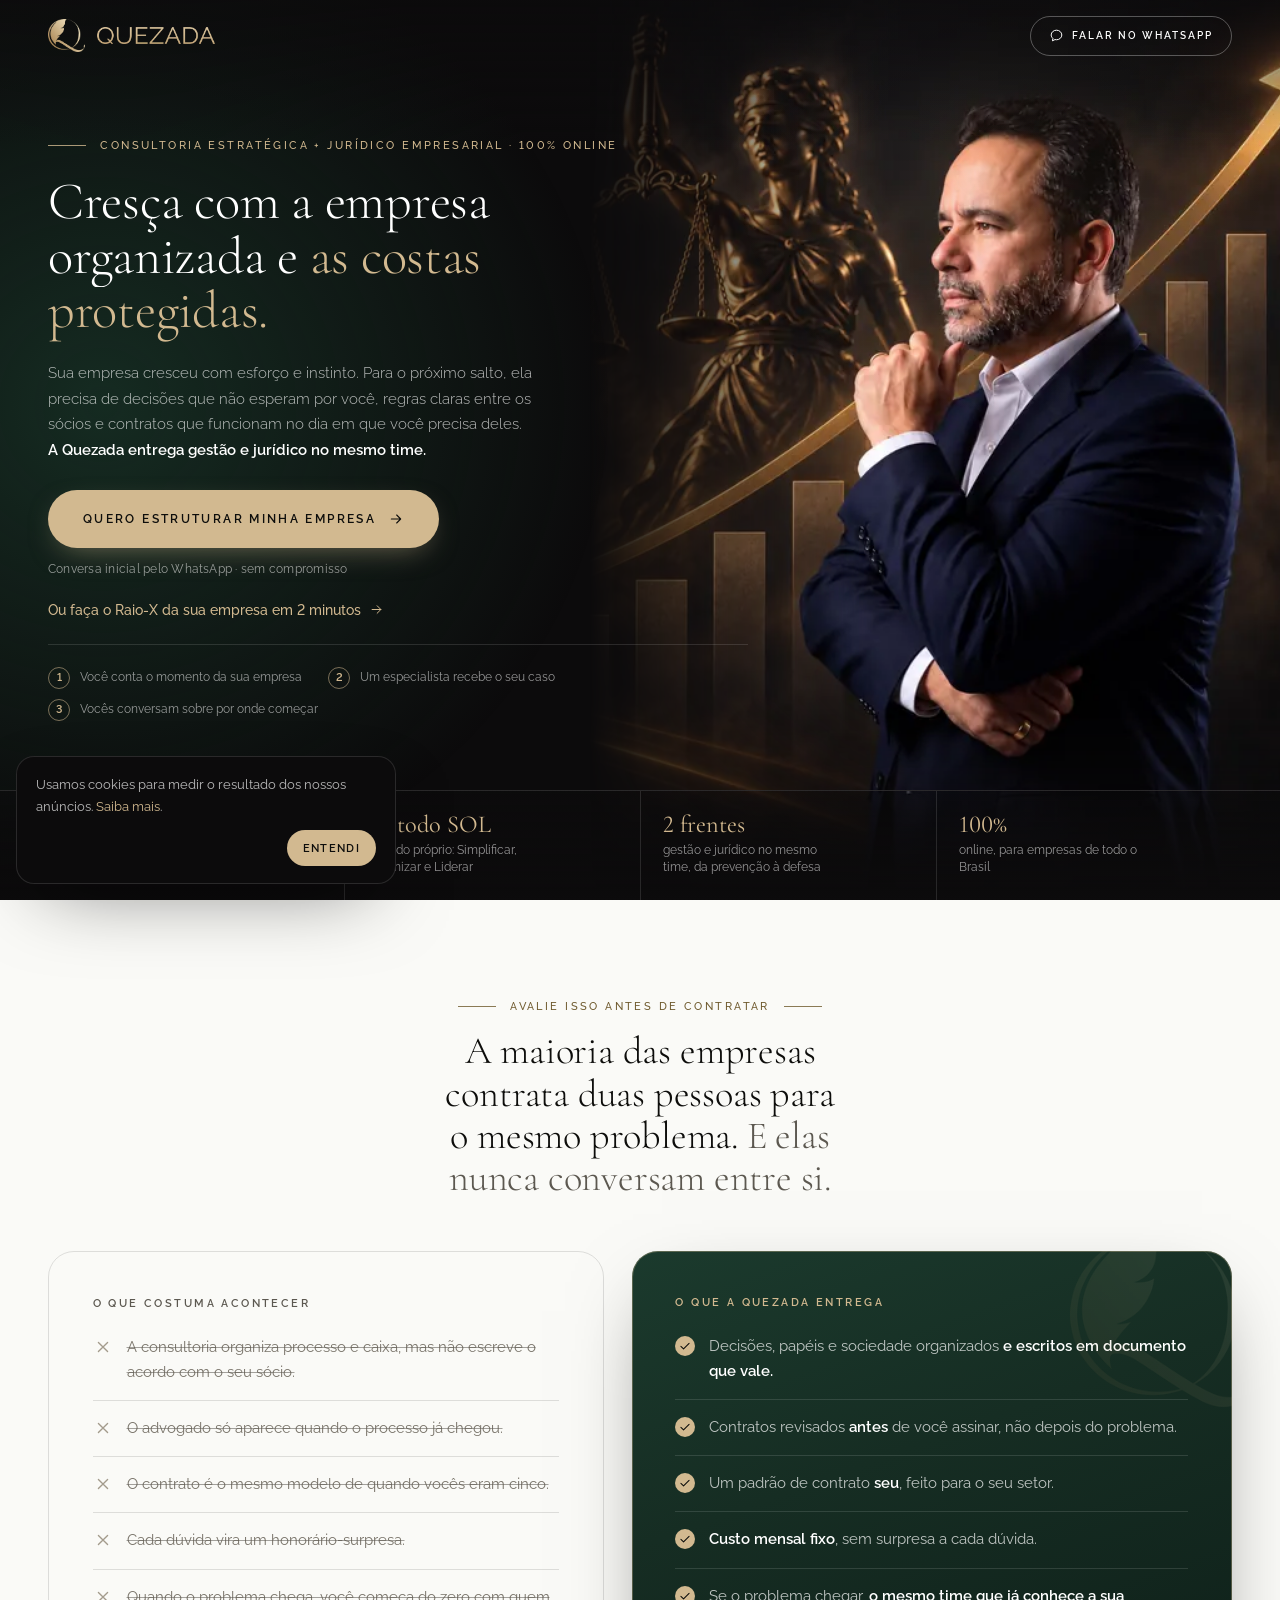
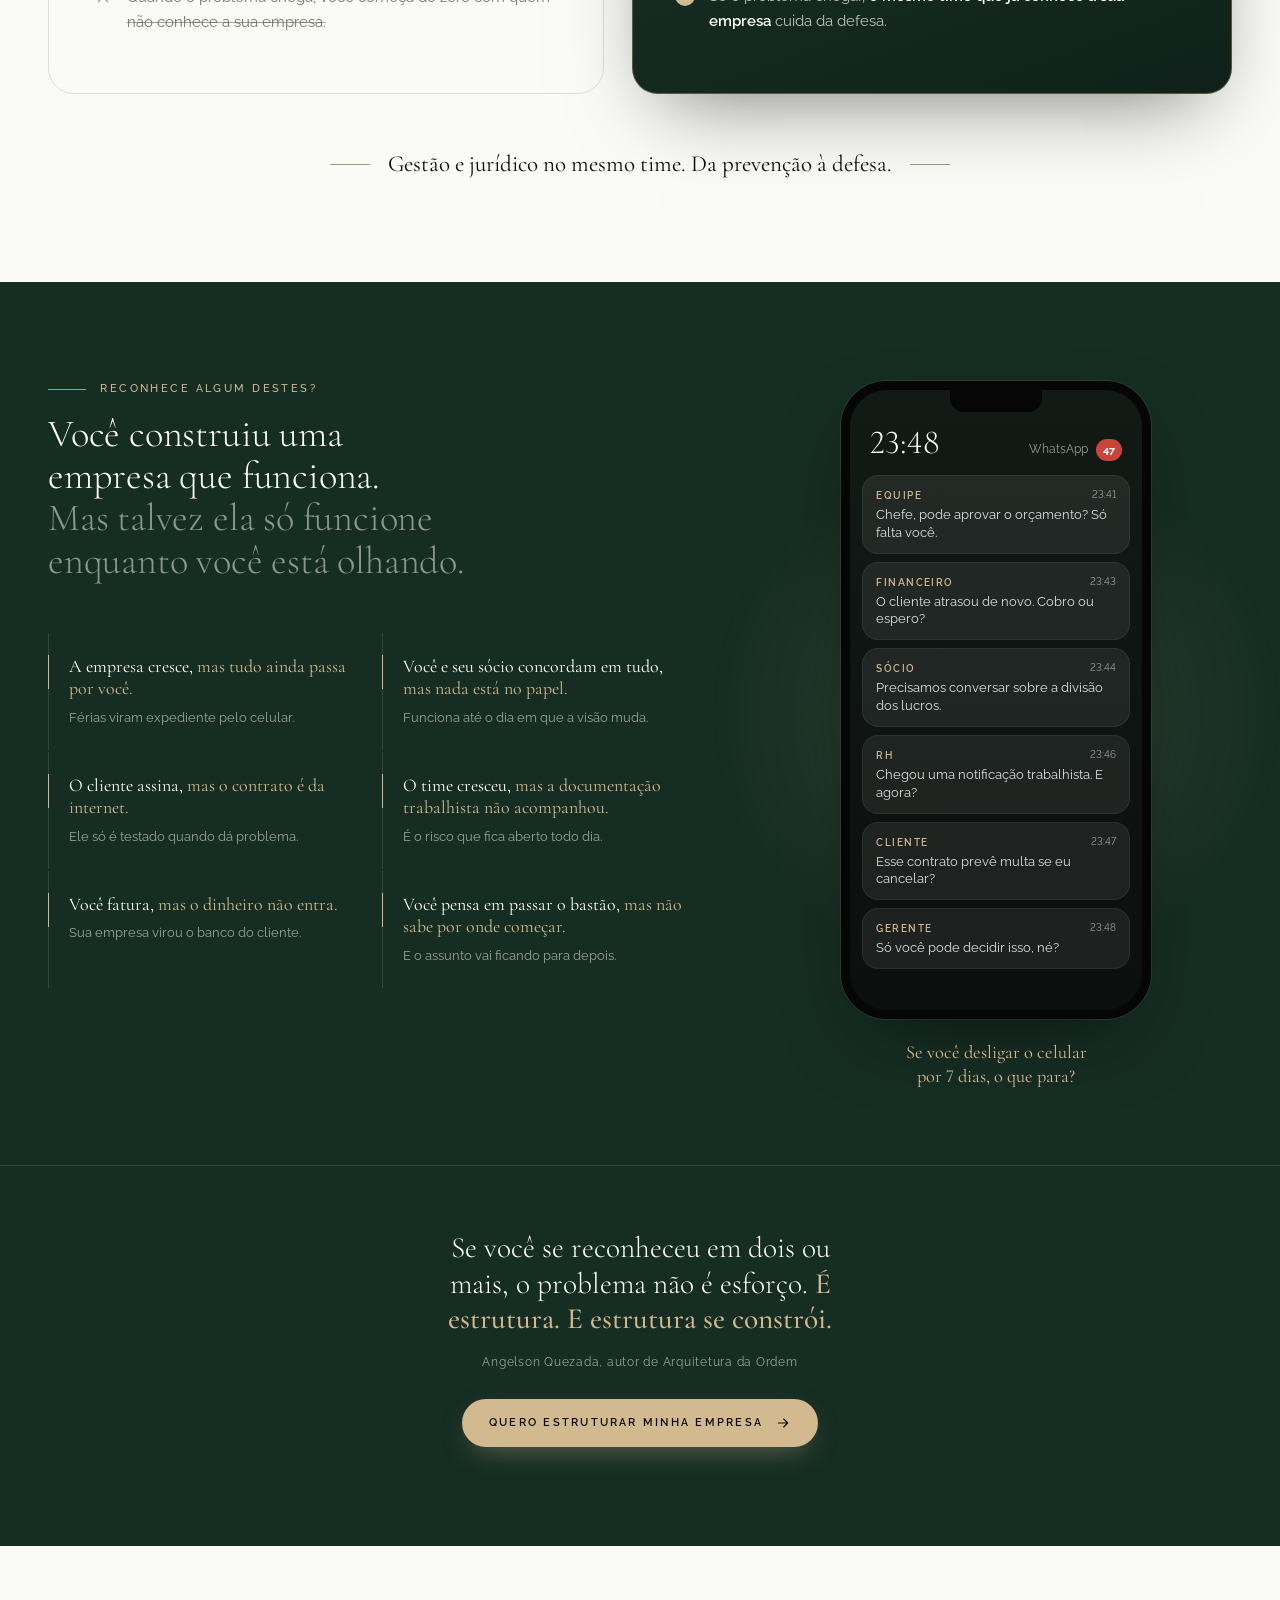
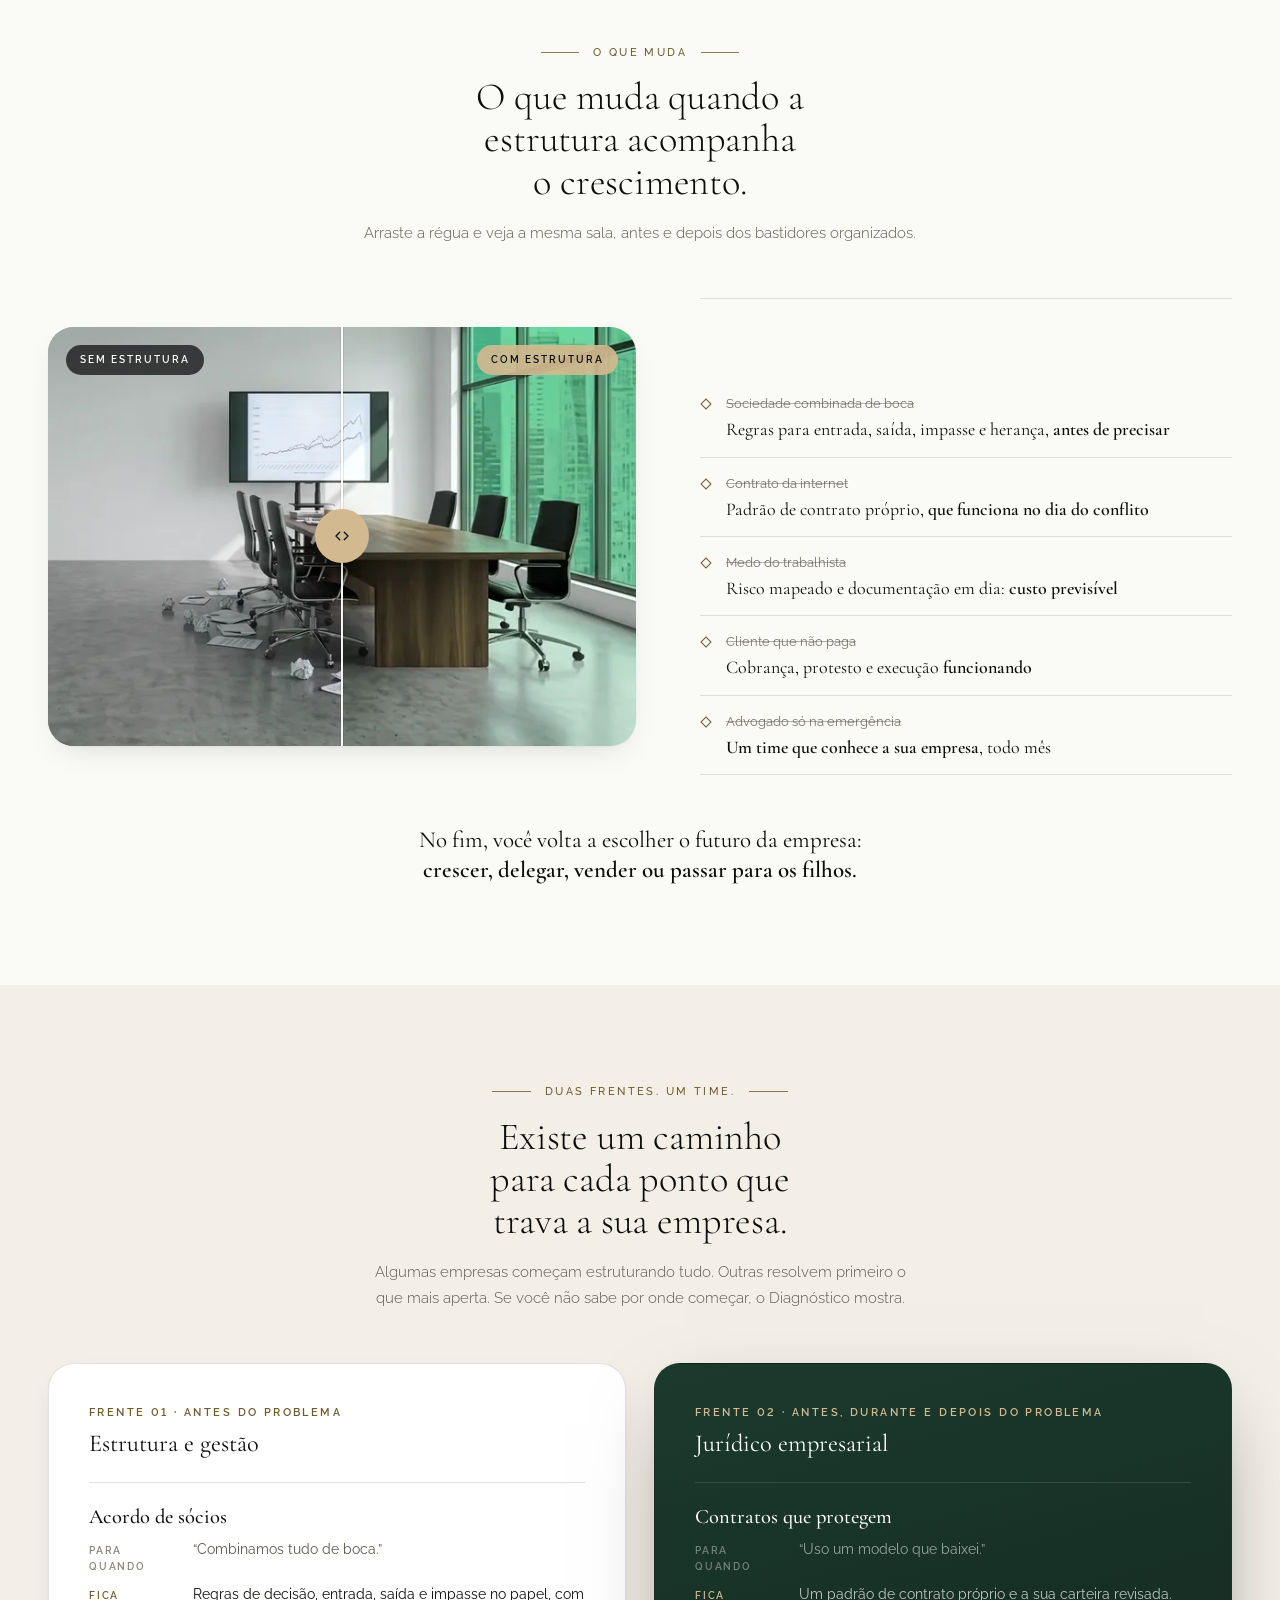
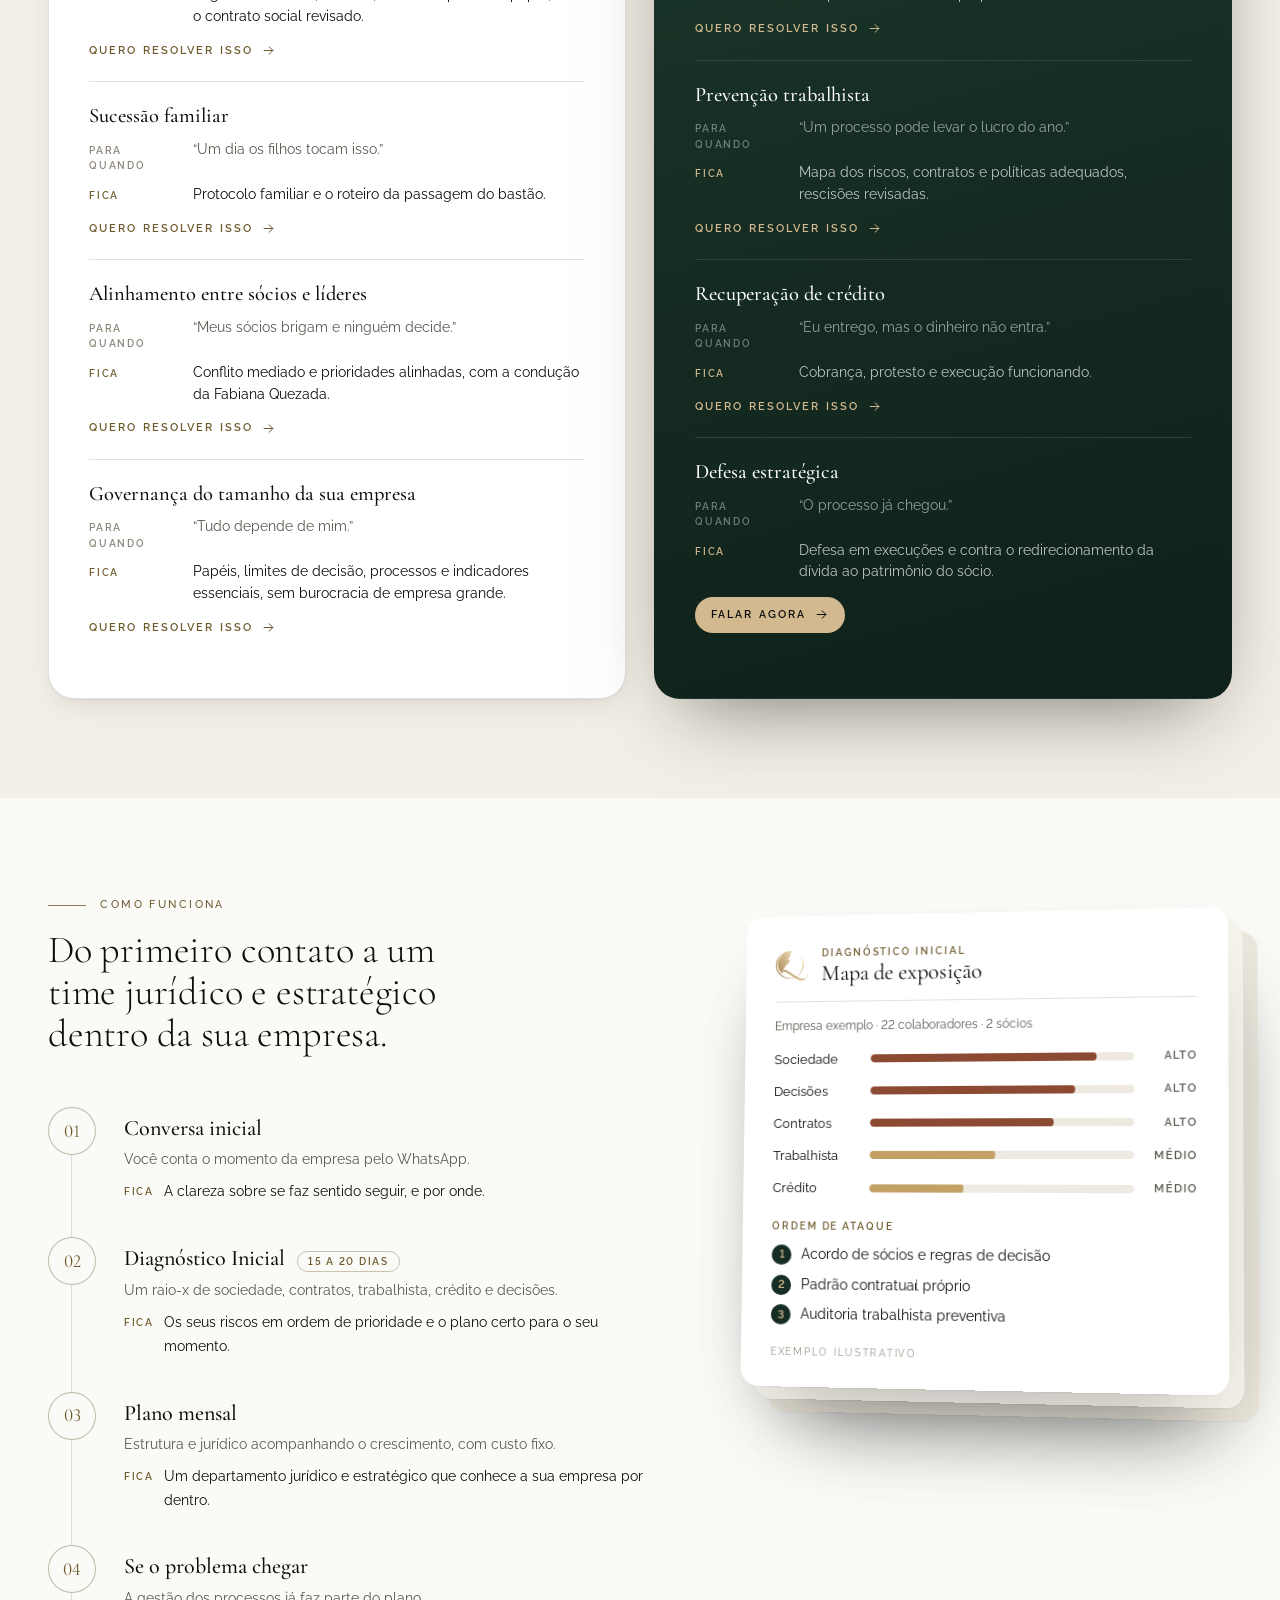
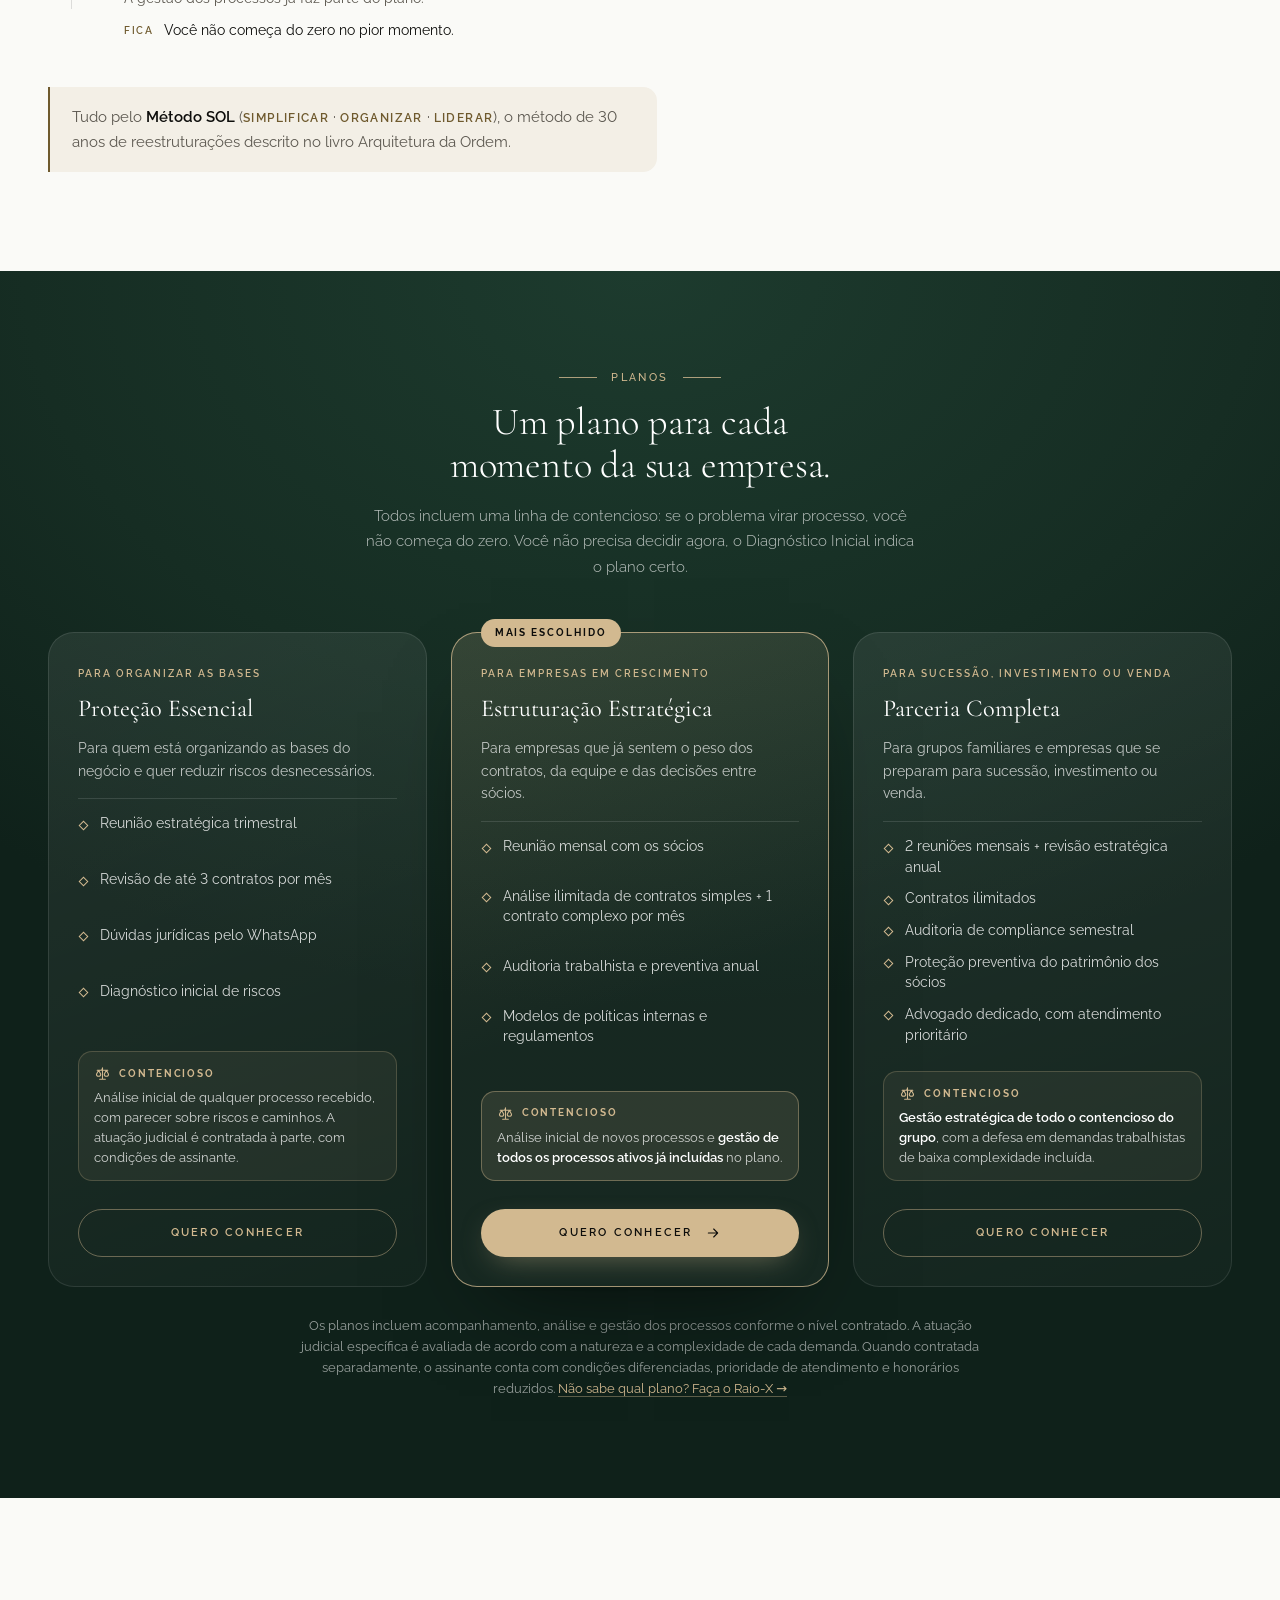
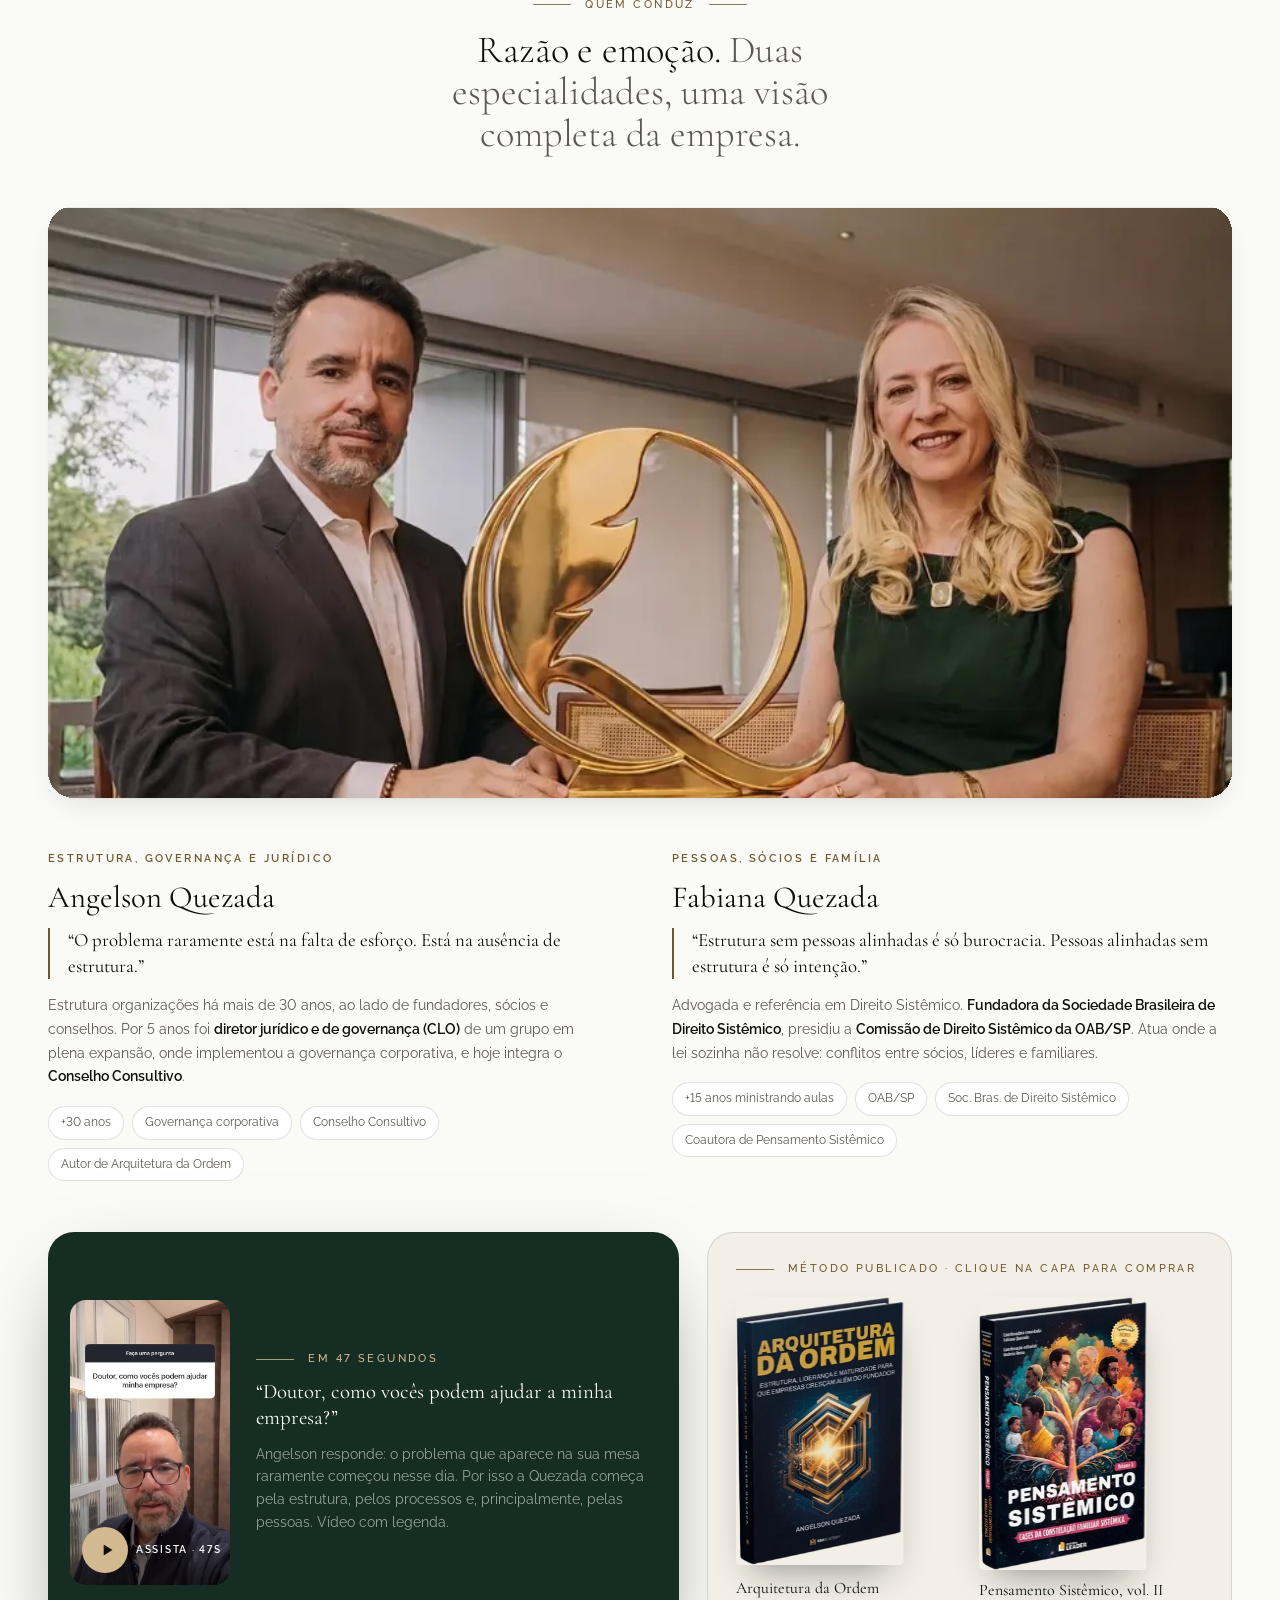
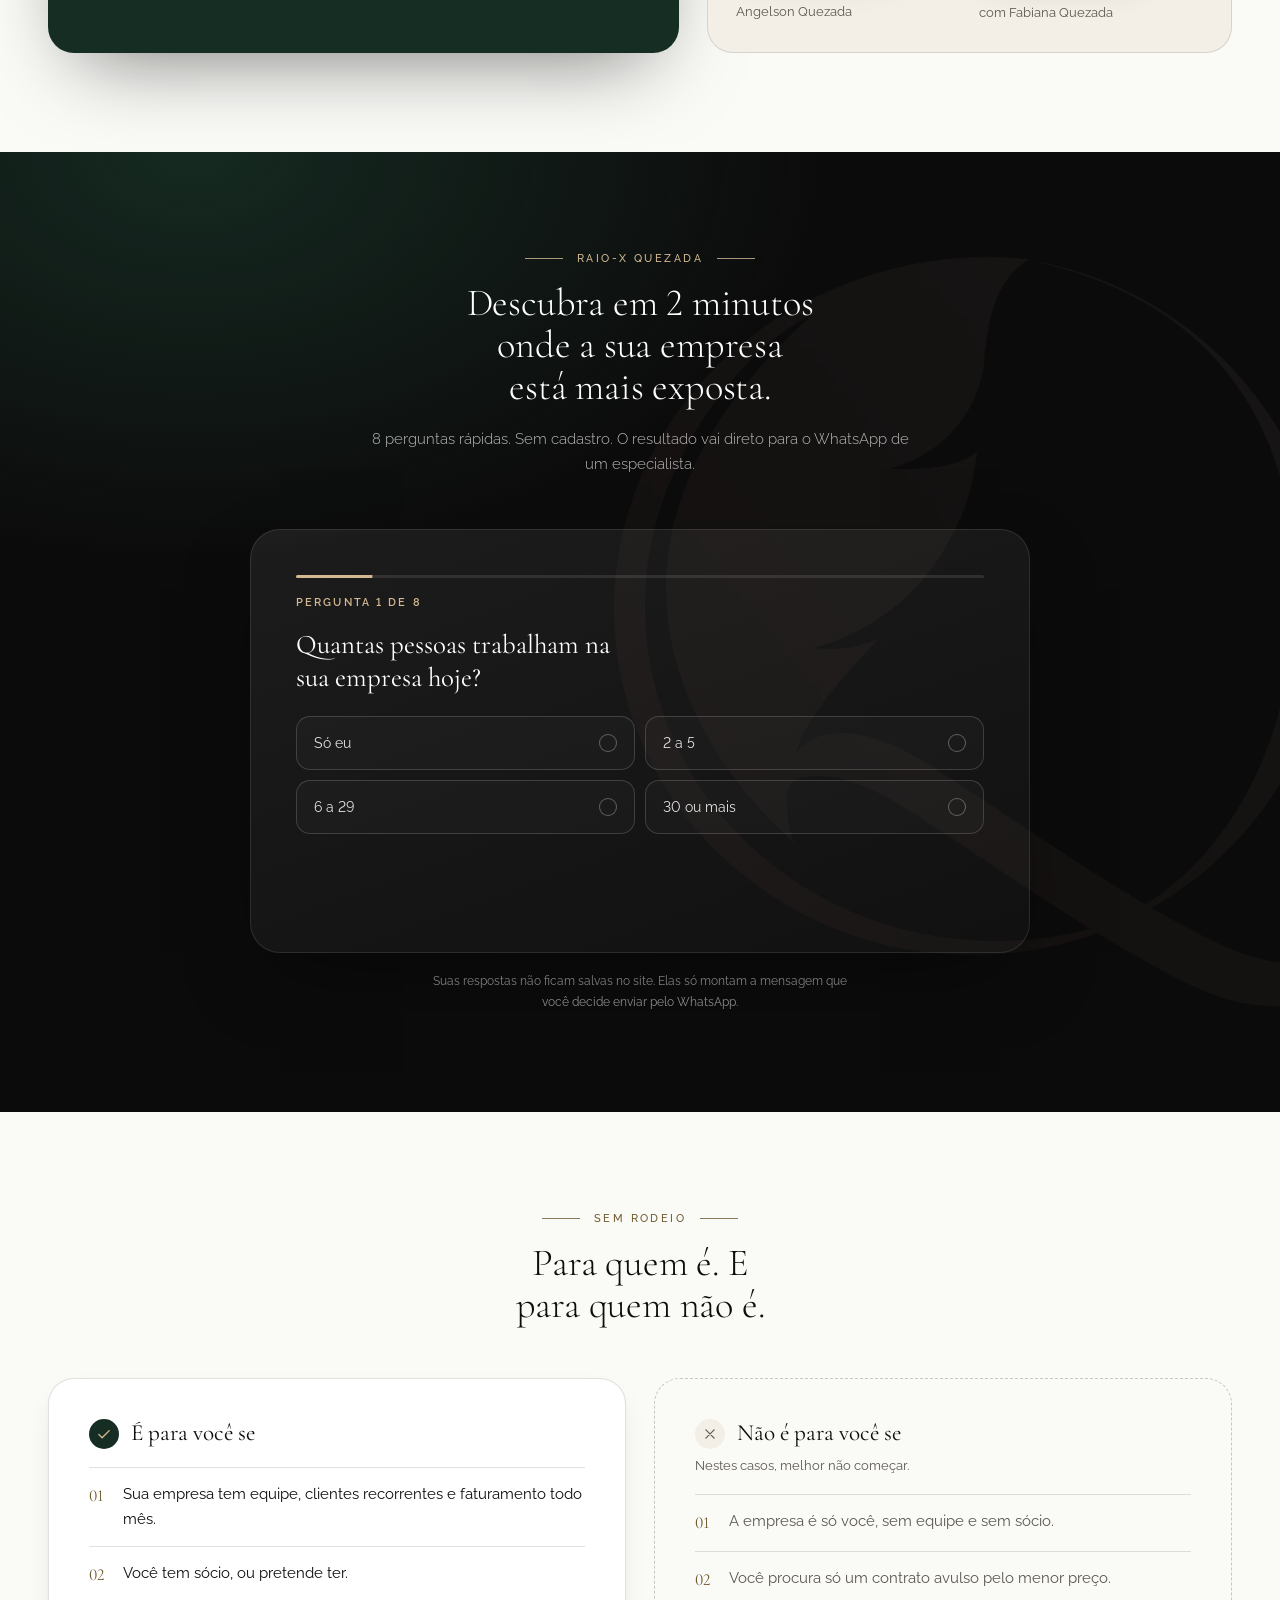
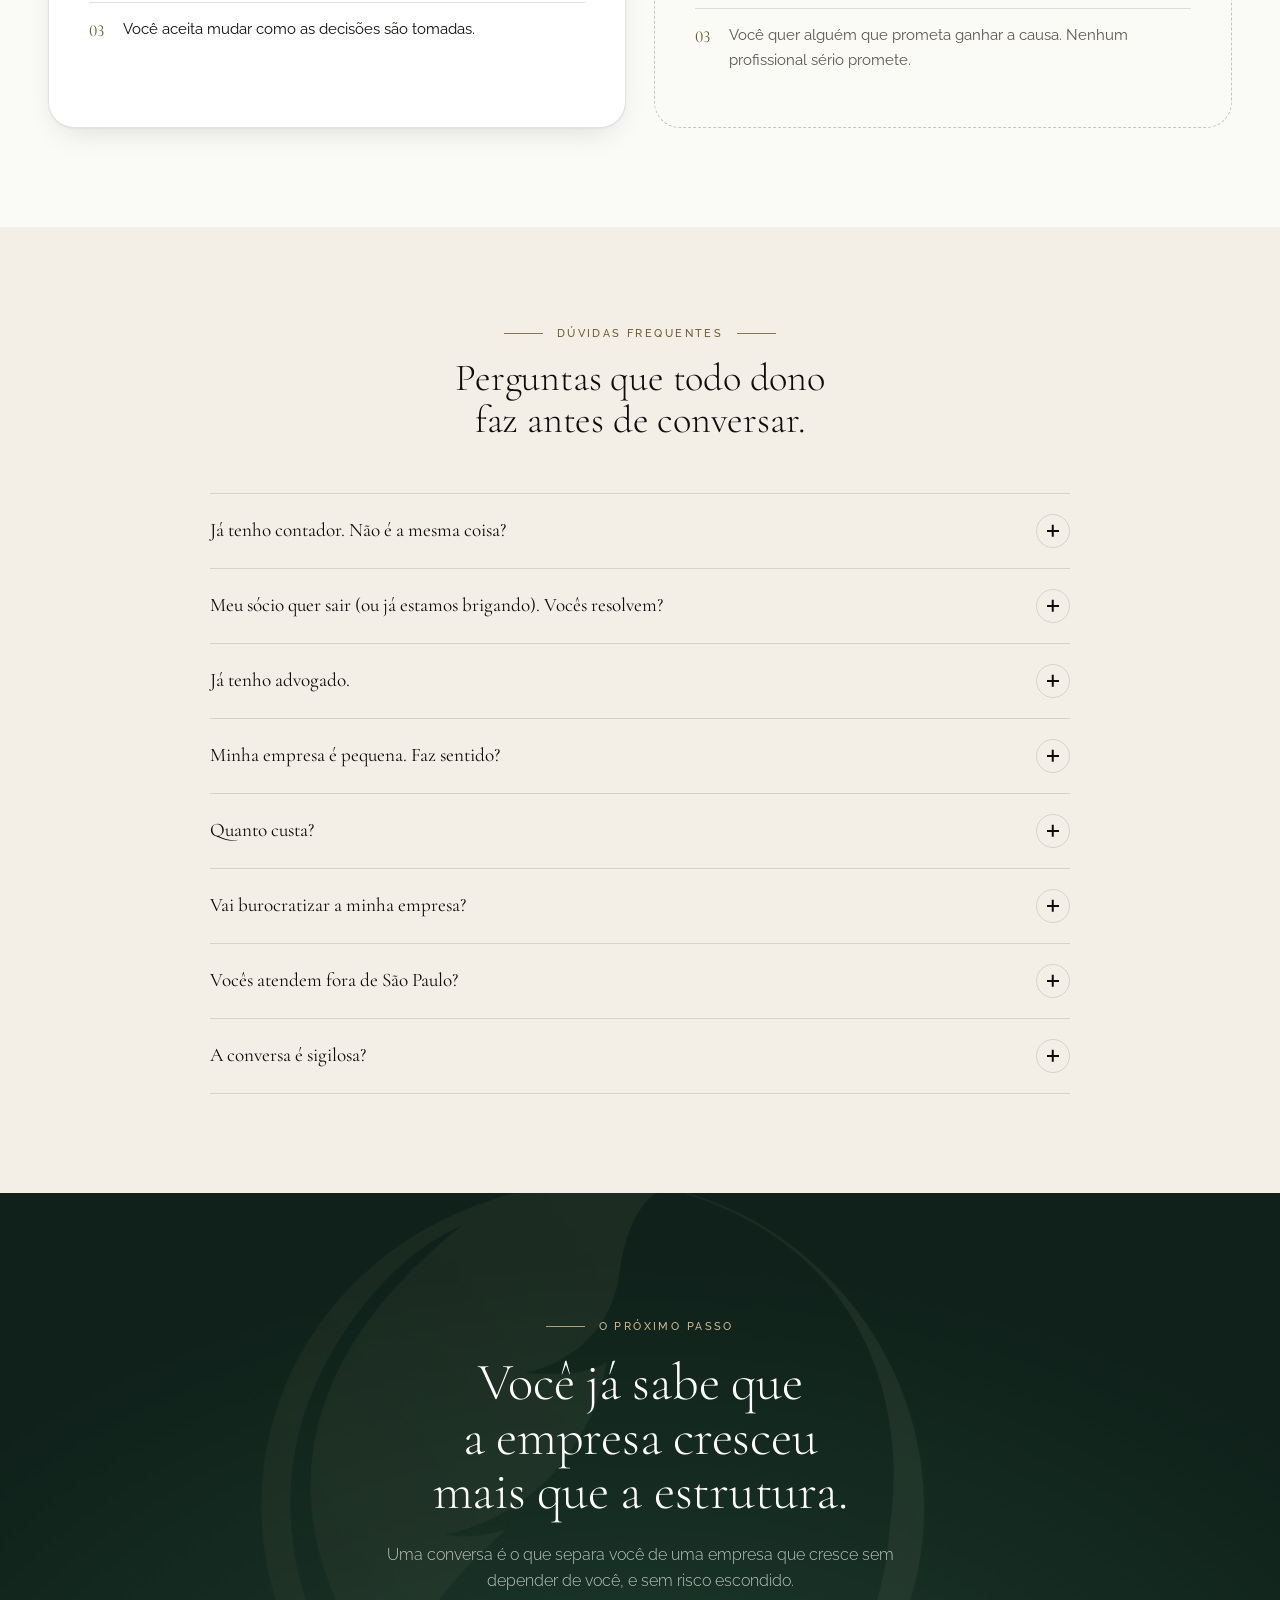
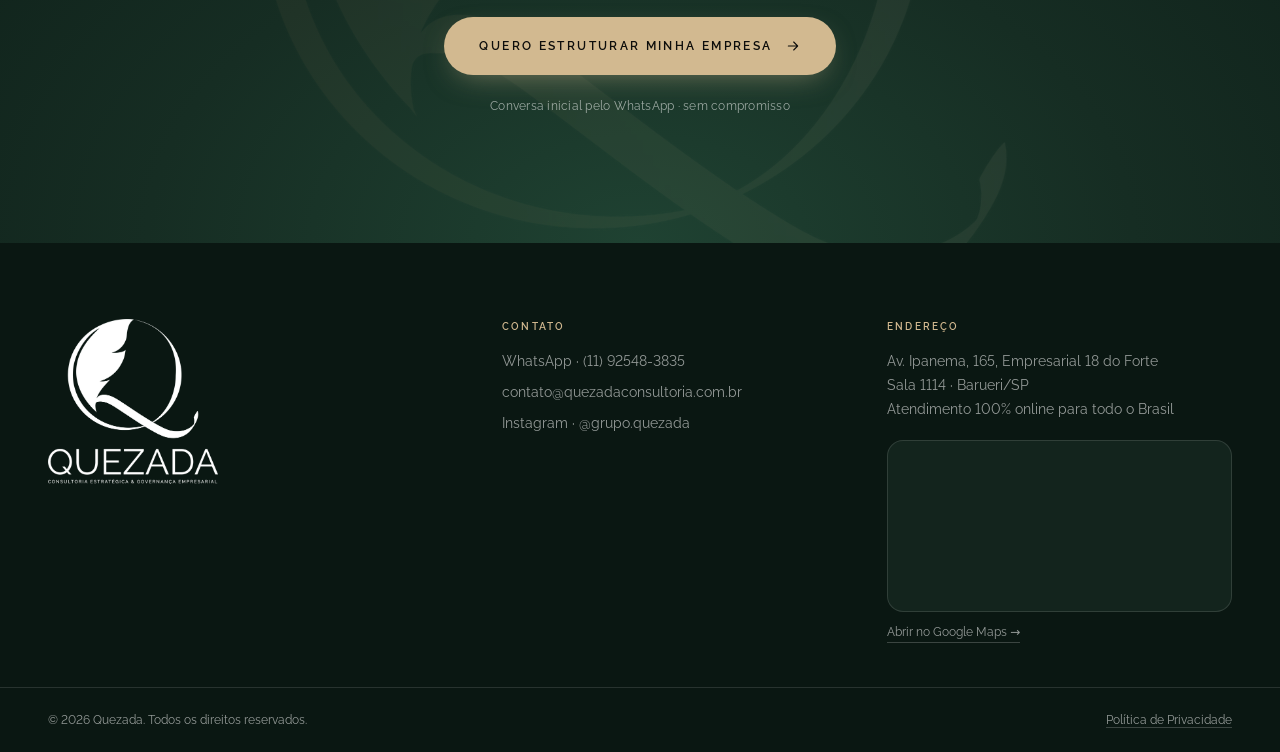
<file: index.html>
<!doctype html>
<html lang="pt-BR">
<head>
  <meta charset="utf-8">
  <meta name="viewport" content="width=device-width, initial-scale=1, viewport-fit=cover">
  <title>Quezada | Gestão e jurídico no mesmo time</title>
  <meta name="description" content="Cresça com a empresa organizada e as costas protegidas. Acordo de sócios, contratos, prevenção trabalhista, cobrança e governança do tamanho da sua empresa. Gestão e jurídico no mesmo time, 100% online.">
  <meta name="theme-color" content="#0c0b0c">
  <meta property="og:type" content="website">
  <meta property="og:locale" content="pt_BR">
  <meta property="og:title" content="Quezada | Cresça com a empresa organizada e as costas protegidas">
  <meta property="og:description" content="Gestão e jurídico no mesmo time. Da prevenção à defesa.">
  <meta property="og:url" content="https://quezadaconsultoria.com.br/">
  <meta property="og:site_name" content="Quezada Consultoria">
  <meta property="og:image" content="https://quezadaconsultoria.com.br/assets/img/og-quezada.jpg">
  <meta property="og:image:type" content="image/jpeg">
  <meta property="og:image:width" content="1200">
  <meta property="og:image:height" content="630">
  <meta property="og:image:alt" content="Quezada: cresça com a empresa organizada e as costas protegidas.">
  <meta name="twitter:card" content="summary_large_image">
  <link rel="canonical" href="https://quezadaconsultoria.com.br/">
  <link rel="icon" type="image/webp" sizes="48x48" href="assets/img/favicon-48.webp">
  <link rel="icon" type="image/webp" sizes="192x192" href="assets/img/favicon-192.webp">
  <link rel="preload" href="assets/fonts/cormorant-garamond.woff2" as="font" type="font/woff2" crossorigin>
  <link rel="preload" href="assets/fonts/raleway.woff2" as="font" type="font/woff2" crossorigin>
  <link rel="preload" as="image" href="assets/img/hero-angelson.webp" imagesrcset="assets/img/hero-angelson-sm.webp 720w, assets/img/hero-angelson.webp 1200w" imagesizes="(max-width: 860px) 100vw, 50vw" fetchpriority="high">
  <link rel="stylesheet" href="css/style.css">
  <script>document.documentElement.classList.add('js')</script>
  <!-- Google Tag Manager -->
  <script>(function(w,d,s,l,i){w[l]=w[l]||[];w[l].push({'gtm.start':
  new Date().getTime(),event:'gtm.js'});var f=d.getElementsByTagName(s)[0],
  j=d.createElement(s),dl=l!='dataLayer'?'&l='+l:'';j.async=true;j.src=
  'https://www.googletagmanager.com/gtm.js?id='+i+dl;f.parentNode.insertBefore(j,f);
  })(window,document,'script','dataLayer','GTM-N9LWK7B2');</script>
  <!-- End Google Tag Manager -->
</head>
<body>
<!-- Google Tag Manager (noscript) -->
<noscript><iframe src="https://www.googletagmanager.com/ns.html?id=GTM-N9LWK7B2"
height="0" width="0" style="display:none;visibility:hidden"></iframe></noscript>
<!-- End Google Tag Manager (noscript) -->
<a class="skip" href="#conteudo">Pular para o conteúdo</a>

<!-- ═════════════ CABEÇALHO ═════════════ -->
<header class="header" data-header>
  <div class="header__inner shell">
    <a class="brand" href="#inicio" aria-label="Quezada, página inicial">
      <img class="brand__mark" src="assets/img/simbolo-ouro.webp" alt="" width="37" height="34">
      <img class="brand__word" src="assets/img/palavra-ouro.webp" alt="Quezada" width="118" height="18">
    </a>
    <a class="btn btn--sm btn--ghost" href="https://wa.me/5511925483835" data-wa="Olá! Vim pelo site da Quezada e quero conversar sobre a minha empresa." data-track="cta_header" target="_blank" rel="noopener">
      <svg class="ico" aria-hidden="true"><use href="#i-chat"/></svg>
      <span>Falar no WhatsApp</span>
    </a>
  </div>
</header>

<main id="conteudo">

<!-- ═════════════ 1 · HERO ═════════════ -->
<section class="hero" id="inicio" aria-labelledby="hero-title">
  <div class="hero__media" data-parallax="0.12">
    <img src="assets/img/hero-angelson.webp"
         srcset="assets/img/hero-angelson-sm.webp 720w, assets/img/hero-angelson.webp 1200w"
         sizes="(max-width: 860px) 100vw, 50vw"
         alt="Angelson Quezada, sócio-fundador, diante de uma balança da justiça e de um gráfico de crescimento"
         width="1200" height="1200" fetchpriority="high">
  </div>
  <div class="hero__glow" aria-hidden="true"></div>

  <div class="hero__content shell">
    <div class="hero__copy">
      <p class="eyebrow hero__eyebrow" data-hero="0">Consultoria estratégica + jurídico empresarial · 100% online</p>
      <h1 class="display hero__title" id="hero-title" data-angle-title>
        <span class="line"><span data-hero="1">Cresça com a empresa</span></span>
        <span class="line"><span data-hero="2">organizada e <em class="hl">as costas</em></span></span>
        <span class="line"><span data-hero="3"><em class="hl">protegidas.</em></span></span>
      </h1>
      <p class="hero__sub" data-hero="4" data-angle-sub>Sua empresa cresceu com esforço e instinto. Para o próximo salto, ela precisa de decisões que não esperam por você, regras claras entre os sócios e contratos que funcionam no dia em que você precisa deles. <strong>A Quezada entrega gestão e jurídico no mesmo time.</strong></p>

      <div class="hero__cta" data-hero="5">
        <a class="btn btn--gold btn--lg" href="https://wa.me/5511925483835" data-wa="Olá! Vim pelo site e quero estruturar a minha empresa. Podemos conversar?" data-track="cta_hero" target="_blank" rel="noopener">
          <span>Quero estruturar minha empresa</span>
          <svg class="ico" aria-hidden="true"><use href="#i-arrow"/></svg>
        </a>
        <p class="micro">Conversa inicial pelo WhatsApp · sem compromisso</p>
        <a class="link-arrow" href="#raio-x" data-track="cta_hero_quiz">Ou faça o Raio-X da sua empresa em 2 minutos <svg class="ico" aria-hidden="true"><use href="#i-arrow"/></svg></a>
      </div>

      <ol class="hero__steps" data-hero="6" aria-label="O que acontece depois que você clicar">
        <li><span>1</span>Você conta o momento da sua empresa</li>
        <li><span>2</span>Um especialista recebe o seu caso</li>
        <li><span>3</span>Vocês conversam sobre por onde começar</li>
      </ol>
    </div>
  </div>

  <div class="proofbar" data-hero="7">
    <ul class="proofbar__list shell">
      <li><strong data-count="30" data-prefix="+">+30</strong><span>anos ao lado de fundadores, sócios e conselhos</span></li>
      <li><strong>Método SOL</strong><span>método próprio: Simplificar, Organizar e Liderar</span></li>
      <li><strong>2 frentes</strong><span>gestão e jurídico no mesmo time, da prevenção à defesa</span></li>
      <li><strong data-count="100" data-suffix="%">100%</strong><span>online, para empresas de todo o Brasil</span></li>
    </ul>
  </div>
</section>

<!-- ═════════════ 2 · AVALIE ANTES DE CONTRATAR ═════════════ -->
<section class="section paper" id="avalie" aria-labelledby="avalie-title">
  <div class="shell">
    <header class="sec-head" data-reveal>
      <p class="eyebrow">Avalie isso antes de contratar</p>
      <h2 class="h2" id="avalie-title">A maioria das empresas contrata duas pessoas para o mesmo problema. <span class="h2__muted">E elas nunca conversam entre si.</span></h2>
    </header>

    <div class="compare" data-compare>
      <div class="compare__col compare__col--old" data-reveal="left">
        <p class="compare__label">O que costuma acontecer</p>
        <ul>
          <li><svg class="ico" aria-hidden="true"><use href="#i-x"/></svg><span>A consultoria organiza processo e caixa, mas não escreve o acordo com o seu sócio.</span></li>
          <li><svg class="ico" aria-hidden="true"><use href="#i-x"/></svg><span>O advogado só aparece quando o processo já chegou.</span></li>
          <li><svg class="ico" aria-hidden="true"><use href="#i-x"/></svg><span>O contrato é o mesmo modelo de quando vocês eram cinco.</span></li>
          <li><svg class="ico" aria-hidden="true"><use href="#i-x"/></svg><span>Cada dúvida vira um honorário-surpresa.</span></li>
          <li><svg class="ico" aria-hidden="true"><use href="#i-x"/></svg><span>Quando o problema chega, você começa do zero com quem não conhece a sua empresa.</span></li>
        </ul>
      </div>
      <div class="compare__col compare__col--new" data-reveal="right">
        <img class="compare__seal" src="assets/img/simbolo-ouro.webp" alt="" width="109" height="100" loading="lazy">
        <p class="compare__label">O que a Quezada entrega</p>
        <ul>
          <li><svg class="ico" aria-hidden="true"><use href="#i-check"/></svg><span>Decisões, papéis e sociedade organizados <strong>e escritos em documento que vale.</strong></span></li>
          <li><svg class="ico" aria-hidden="true"><use href="#i-check"/></svg><span>Contratos revisados <strong>antes</strong> de você assinar, não depois do problema.</span></li>
          <li><svg class="ico" aria-hidden="true"><use href="#i-check"/></svg><span>Um padrão de contrato <strong>seu</strong>, feito para o seu setor.</span></li>
          <li><svg class="ico" aria-hidden="true"><use href="#i-check"/></svg><span><strong>Custo mensal fixo</strong>, sem surpresa a cada dúvida.</span></li>
          <li><svg class="ico" aria-hidden="true"><use href="#i-check"/></svg><span>Se o problema chegar, <strong>o mesmo time que já conhece a sua empresa</strong> cuida da defesa.</span></li>
        </ul>
      </div>
    </div>

    <p class="tagline" data-reveal><span class="rule" aria-hidden="true"></span>Gestão e jurídico no mesmo time. Da prevenção à defesa.<span class="rule" aria-hidden="true"></span></p>
  </div>
</section>

<!-- ═════════════ 3 · SINAIS ═════════════ -->
<section class="section pine" id="sinais" aria-labelledby="sinais-title">
  <div class="shell sinais">
    <div class="sinais__copy">
      <header class="sec-head sec-head--left" data-reveal>
        <p class="eyebrow">Reconhece algum destes?</p>
        <h2 class="h2" id="sinais-title">Você construiu uma empresa que funciona. <span class="h2__muted">Mas talvez ela só funcione enquanto você está olhando.</span></h2>
      </header>

      <ul class="signals">
        <li class="signal" data-reveal style="--d:0"><h3>A empresa cresce, <em>mas tudo ainda passa por você.</em></h3><p>Férias viram expediente pelo celular.</p></li>
        <li class="signal" data-reveal style="--d:1"><h3>Você e seu sócio concordam em tudo, <em>mas nada está no papel.</em></h3><p>Funciona até o dia em que a visão muda.</p></li>
        <li class="signal" data-reveal style="--d:2"><h3>O cliente assina, <em>mas o contrato é da internet.</em></h3><p>Ele só é testado quando dá problema.</p></li>
        <li class="signal" data-reveal style="--d:3"><h3>O time cresceu, <em>mas a documentação trabalhista não acompanhou.</em></h3><p>É o risco que fica aberto todo dia.</p></li>
        <li class="signal" data-reveal style="--d:4"><h3>Você fatura, <em>mas o dinheiro não entra.</em></h3><p>Sua empresa virou o banco do cliente.</p></li>
        <li class="signal" data-reveal style="--d:5"><h3>Você pensa em passar o bastão, <em>mas não sabe por onde começar.</em></h3><p>E o assunto vai ficando para depois.</p></li>
      </ul>
    </div>

    <div class="phone-wrap" aria-hidden="true">
      <div class="phone" data-phone>
        <div class="phone__notch"></div>
        <div class="phone__top">
          <span class="phone__time">23:48</span>
          <span class="phone__app">WhatsApp <b class="phone__badge" data-badge>0</b></span>
        </div>
        <ul class="phone__list">
          <li><b>Equipe</b><span>Chefe, pode aprovar o orçamento? Só falta você.</span><i>23:41</i></li>
          <li><b>Financeiro</b><span>O cliente atrasou de novo. Cobro ou espero?</span><i>23:43</i></li>
          <li><b>Sócio</b><span>Precisamos conversar sobre a divisão dos lucros.</span><i>23:44</i></li>
          <li><b>RH</b><span>Chegou uma notificação trabalhista. E agora?</span><i>23:46</i></li>
          <li><b>Cliente</b><span>Esse contrato prevê multa se eu cancelar?</span><i>23:47</i></li>
          <li><b>Gerente</b><span>Só você pode decidir isso, né?</span><i>23:48</i></li>
        </ul>
      </div>
      <p class="phone-caption">Se você desligar o celular por 7 dias, o que para?</p>
    </div>
  </div>

  <div class="shell bridge" data-reveal>
    <p class="bridge__quote">Se você se reconheceu em dois ou mais, o problema não é esforço. <strong>É estrutura. E estrutura se constrói.</strong></p>
    <p class="bridge__sign">Angelson Quezada, autor de <cite>Arquitetura da Ordem</cite></p>
    <a class="btn btn--gold" href="https://wa.me/5511925483835" data-wa="Olá! Me reconheci nos sinais do site e quero estruturar a minha empresa." data-track="cta_sinais" target="_blank" rel="noopener"><span>Quero estruturar minha empresa</span><svg class="ico" aria-hidden="true"><use href="#i-arrow"/></svg></a>
  </div>
</section>

<!-- ═════════════ 4 · O QUE MUDA ═════════════ -->
<section class="section paper" id="muda" aria-labelledby="muda-title">
  <div class="shell">
    <header class="sec-head" data-reveal>
      <p class="eyebrow">O que muda</p>
      <h2 class="h2" id="muda-title">O que muda quando a estrutura acompanha o crescimento.</h2>
      <p class="lede">Arraste a régua e veja a mesma sala, antes e depois dos bastidores organizados.</p>
    </header>

    <div class="muda">
    <figure class="ba" data-ba data-reveal="scale">
      <img class="ba__img" src="assets/img/sala-depois.webp" srcset="assets/img/sala-depois-sm.webp 640w, assets/img/sala-depois.webp 960w" sizes="(max-width: 900px) 100vw, 600px" alt="Sala de reunião organizada" width="960" height="684" loading="lazy">
      <div class="ba__before">
        <img class="ba__img" src="assets/img/sala-antes.webp" srcset="assets/img/sala-antes-sm.webp 640w, assets/img/sala-antes.webp 960w" sizes="(max-width: 900px) 100vw, 600px" alt="Sala de reunião bagunçada, com papéis espalhados pelo chão" width="960" height="684" loading="lazy">
      </div>
      <span class="ba__tag ba__tag--l">Sem estrutura</span>
      <span class="ba__tag ba__tag--r">Com estrutura</span>
      <div class="ba__handle" aria-hidden="true"><span><svg class="ico"><use href="#i-drag"/></svg></span></div>
      <input class="ba__range" type="range" min="0" max="100" value="50" aria-label="Comparar antes e depois">
    </figure>

    <ul class="shifts">
      <li class="shift" data-reveal style="--d:0"><p class="shift__from">Tudo passa por você</p><p class="shift__to">Decisões com dono, limite e prazo, <strong>sem você na sala</strong></p></li>
      <li class="shift" data-reveal style="--d:1"><p class="shift__from">Sociedade combinada de boca</p><p class="shift__to">Regras para entrada, saída, impasse e herança, <strong>antes de precisar</strong></p></li>
      <li class="shift" data-reveal style="--d:2"><p class="shift__from">Contrato da internet</p><p class="shift__to">Padrão de contrato próprio, <strong>que funciona no dia do conflito</strong></p></li>
      <li class="shift" data-reveal style="--d:3"><p class="shift__from">Medo do trabalhista</p><p class="shift__to">Risco mapeado e documentação em dia: <strong>custo previsível</strong></p></li>
      <li class="shift" data-reveal style="--d:4"><p class="shift__from">Cliente que não paga</p><p class="shift__to">Cobrança, protesto e execução <strong>funcionando</strong></p></li>
      <li class="shift" data-reveal style="--d:5"><p class="shift__from">Advogado só na emergência</p><p class="shift__to"><strong>Um time que conhece a sua empresa</strong>, todo mês</p></li>
    </ul>
    </div>

    <p class="closing" data-reveal>No fim, você volta a escolher o futuro da empresa: <strong>crescer, delegar, vender ou passar para os filhos.</strong></p>
  </div>
</section>

<!-- ═════════════ 5 · SOLUÇÕES ═════════════ -->
<section class="section ivory" id="solucoes" aria-labelledby="solucoes-title">
  <div class="shell">
    <header class="sec-head" data-reveal>
      <p class="eyebrow">Duas frentes. Um time.</p>
      <h2 class="h2" id="solucoes-title">Existe um caminho para cada ponto que trava a sua empresa.</h2>
      <p class="lede">Algumas empresas começam estruturando tudo. Outras resolvem primeiro o que mais aperta. Se você não sabe por onde começar, o Diagnóstico mostra.</p>
    </header>

    <div class="tabs" role="tablist" aria-label="Frentes de atuação" data-tabs>
      <button class="tabs__btn is-active" role="tab" aria-selected="true" aria-controls="frente-a" id="tab-a" data-tab="a">Estrutura e gestão</button>
      <button class="tabs__btn" role="tab" aria-selected="false" aria-controls="frente-b" id="tab-b" data-tab="b" tabindex="-1">Jurídico empresarial</button>
      <span class="tabs__ink" aria-hidden="true"></span>
    </div>

    <div class="fronts">
      <div class="front is-active" id="frente-a" role="tabpanel" aria-labelledby="tab-a" data-panel="a">
        <header class="front__head" data-reveal>
          <p class="front__kicker">Frente 01 · antes do problema</p>
          <h3 class="h3">Estrutura e gestão</h3>
        </header>
        <article class="svc" data-reveal style="--d:0">
          <h4 class="svc__title">Acordo de sócios</h4>
          <p class="svc__when"><span>Para quando</span>“Combinamos tudo de boca.”</p>
          <p class="svc__keep"><span>Fica</span>Regras de decisão, entrada, saída e impasse no papel, com o contrato social revisado.</p>
          <a class="svc__cta" href="https://wa.me/5511925483835" data-wa="Olá! Vim pelo site e quero conversar sobre acordo de sócios." data-track="cta_servico" data-label="acordo_socios" target="_blank" rel="noopener">Quero resolver isso <svg class="ico" aria-hidden="true"><use href="#i-arrow"/></svg></a>
        </article>
        <article class="svc" data-reveal style="--d:1">
          <h4 class="svc__title">Sucessão familiar</h4>
          <p class="svc__when"><span>Para quando</span>“Um dia os filhos tocam isso.”</p>
          <p class="svc__keep"><span>Fica</span>Protocolo familiar e o roteiro da passagem do bastão.</p>
          <a class="svc__cta" href="https://wa.me/5511925483835" data-wa="Olá! Vim pelo site e quero conversar sobre sucessão familiar na minha empresa." data-track="cta_servico" data-label="sucessao" target="_blank" rel="noopener">Quero resolver isso <svg class="ico" aria-hidden="true"><use href="#i-arrow"/></svg></a>
        </article>
        <article class="svc" data-reveal style="--d:2">
          <h4 class="svc__title">Alinhamento entre sócios e líderes</h4>
          <p class="svc__when"><span>Para quando</span>“Meus sócios brigam e ninguém decide.”</p>
          <p class="svc__keep"><span>Fica</span>Conflito mediado e prioridades alinhadas, com a condução da Fabiana Quezada.</p>
          <a class="svc__cta" href="https://wa.me/5511925483835" data-wa="Olá! Vim pelo site e quero conversar sobre alinhamento entre sócios e lideranças." data-track="cta_servico" data-label="alinhamento" target="_blank" rel="noopener">Quero resolver isso <svg class="ico" aria-hidden="true"><use href="#i-arrow"/></svg></a>
        </article>
        <article class="svc" data-reveal style="--d:3">
          <h4 class="svc__title">Governança do tamanho da sua empresa</h4>
          <p class="svc__when"><span>Para quando</span>“Tudo depende de mim.”</p>
          <p class="svc__keep"><span>Fica</span>Papéis, limites de decisão, processos e indicadores essenciais, sem burocracia de empresa grande.</p>
          <a class="svc__cta" href="https://wa.me/5511925483835" data-wa="Olá! Vim pelo site. Tudo na minha empresa depende de mim e quero mudar isso." data-track="cta_servico" data-label="governanca" target="_blank" rel="noopener">Quero resolver isso <svg class="ico" aria-hidden="true"><use href="#i-arrow"/></svg></a>
        </article>
      </div>

      <div class="front front--legal" id="frente-b" role="tabpanel" aria-labelledby="tab-b" data-panel="b">
        <header class="front__head" data-reveal>
          <p class="front__kicker">Frente 02 · antes, durante e depois do problema</p>
          <h3 class="h3">Jurídico empresarial</h3>
        </header>
        <article class="svc" data-reveal style="--d:0">
          <h4 class="svc__title">Contratos que protegem</h4>
          <p class="svc__when"><span>Para quando</span>“Uso um modelo que baixei.”</p>
          <p class="svc__keep"><span>Fica</span>Um padrão de contrato próprio e a sua carteira revisada.</p>
          <a class="svc__cta" href="https://wa.me/5511925483835" data-wa="Olá! Vim pelo site e quero revisar os contratos da minha empresa." data-track="cta_servico" data-label="contratos" target="_blank" rel="noopener">Quero resolver isso <svg class="ico" aria-hidden="true"><use href="#i-arrow"/></svg></a>
        </article>
        <article class="svc" data-reveal style="--d:1">
          <h4 class="svc__title">Prevenção trabalhista</h4>
          <p class="svc__when"><span>Para quando</span>“Um processo pode levar o lucro do ano.”</p>
          <p class="svc__keep"><span>Fica</span>Mapa dos riscos, contratos e políticas adequados, rescisões revisadas.</p>
          <a class="svc__cta" href="https://wa.me/5511925483835" data-wa="Olá! Vim pelo site e quero organizar a parte trabalhista da minha empresa." data-track="cta_servico" data-label="trabalhista" target="_blank" rel="noopener">Quero resolver isso <svg class="ico" aria-hidden="true"><use href="#i-arrow"/></svg></a>
        </article>
        <article class="svc" data-reveal style="--d:2">
          <h4 class="svc__title">Recuperação de crédito</h4>
          <p class="svc__when"><span>Para quando</span>“Eu entrego, mas o dinheiro não entra.”</p>
          <p class="svc__keep"><span>Fica</span>Cobrança, protesto e execução funcionando.</p>
          <a class="svc__cta" href="https://wa.me/5511925483835" data-wa="Olá! Vim pelo site. Tenho clientes que não pagam e quero estruturar a cobrança." data-track="cta_servico" data-label="credito" target="_blank" rel="noopener">Quero resolver isso <svg class="ico" aria-hidden="true"><use href="#i-arrow"/></svg></a>
        </article>
        <article class="svc svc--urgent" data-reveal style="--d:3">
          <h4 class="svc__title">Defesa estratégica</h4>
          <p class="svc__when"><span>Para quando</span>“O processo já chegou.”</p>
          <p class="svc__keep"><span>Fica</span>Defesa em execuções e contra o redirecionamento da dívida ao patrimônio do sócio.</p>
          <a class="svc__cta" href="https://wa.me/5511925483835" data-wa="Olá! Vim pelo site. Recebi um processo/notificação e preciso de orientação." data-track="cta_servico" data-label="defesa" target="_blank" rel="noopener">Falar agora <svg class="ico" aria-hidden="true"><use href="#i-arrow"/></svg></a>
        </article>
      </div>
    </div>
  </div>
</section>

<!-- ═════════════ 6 · COMO FUNCIONA ═════════════ -->
<section class="section paper" id="como" aria-labelledby="como-title">
  <div class="shell how">
    <div class="how__copy">
      <header class="sec-head sec-head--left" data-reveal>
        <p class="eyebrow">Como funciona</p>
        <h2 class="h2" id="como-title">Do primeiro contato a um time jurídico e estratégico dentro da sua empresa.</h2>
      </header>

      <ol class="steps" data-steps>
        <li class="steps__line" aria-hidden="true"><span data-steps-fill></span></li>
        <li class="step" data-reveal>
          <span class="step__n">01</span>
          <h3 class="step__title">Conversa inicial</h3>
          <p>Você conta o momento da empresa pelo WhatsApp.</p>
          <p class="step__keep"><span>Fica</span>A clareza sobre se faz sentido seguir, e por onde.</p>
        </li>
        <li class="step" data-reveal>
          <span class="step__n">02</span>
          <h3 class="step__title">Diagnóstico Inicial <small>15 a 20 dias</small></h3>
          <p>Um raio-x de sociedade, contratos, trabalhista, crédito e decisões.</p>
          <p class="step__keep"><span>Fica</span>Os seus riscos em ordem de prioridade e o plano certo para o seu momento.</p>
        </li>
        <li class="step" data-reveal>
          <span class="step__n">03</span>
          <h3 class="step__title">Plano mensal</h3>
          <p>Estrutura e jurídico acompanhando o crescimento, com custo fixo.</p>
          <p class="step__keep"><span>Fica</span>Um departamento jurídico e estratégico que conhece a sua empresa por dentro.</p>
        </li>
        <li class="step" data-reveal>
          <span class="step__n">04</span>
          <h3 class="step__title">Se o problema chegar</h3>
          <p>A gestão dos processos já faz parte do plano.</p>
          <p class="step__keep"><span>Fica</span>Você não começa do zero no pior momento.</p>
        </li>
      </ol>

      <p class="method" data-reveal>Tudo pelo <strong>Método SOL</strong> (<span>Simplificar</span> · <span>Organizar</span> · <span>Liderar</span>), o método de 30 anos de reestruturações descrito no livro <cite>Arquitetura da Ordem</cite>.</p>
    </div>

    <div class="how__visual">
      <div class="report" data-report data-reveal="right" aria-label="Exemplo ilustrativo do relatório de Diagnóstico Inicial">
        <div class="report__page report__page--back" aria-hidden="true"></div>
        <div class="report__page report__page--mid" aria-hidden="true"></div>
        <div class="report__page">
          <div class="report__head">
            <img src="assets/img/simbolo-ouro.webp" alt="" width="33" height="30" loading="lazy">
            <div>
              <p class="report__kicker">Diagnóstico Inicial</p>
              <p class="report__title">Mapa de exposição</p>
            </div>
          </div>
          <p class="report__meta">Empresa exemplo · 22 colaboradores · 2 sócios</p>
          <ul class="report__bars">
            <li><span>Sociedade</span><i style="--v:.86" data-level="alto"></i><em>Alto</em></li>
            <li><span>Decisões</span><i style="--v:.78" data-level="alto"></i><em>Alto</em></li>
            <li><span>Contratos</span><i style="--v:.7" data-level="alto"></i><em>Alto</em></li>
            <li><span>Trabalhista</span><i style="--v:.48" data-level="medio"></i><em>Médio</em></li>
            <li><span>Crédito</span><i style="--v:.36" data-level="medio"></i><em>Médio</em></li>
          </ul>
          <p class="report__sub">Ordem de ataque</p>
          <ol class="report__order">
            <li>Acordo de sócios e regras de decisão</li>
            <li>Padrão contratual próprio</li>
            <li>Auditoria trabalhista preventiva</li>
          </ol>
          <p class="report__note">Exemplo ilustrativo</p>
        </div>
      </div>
    </div>
  </div>
</section>

<!-- ═════════════ 7 · PLANOS ═════════════ -->
<section class="section pine plans-sec" id="planos" aria-labelledby="planos-title">
  <div class="shell">
    <header class="sec-head" data-reveal>
      <p class="eyebrow">Planos</p>
      <h2 class="h2" id="planos-title">Um plano para cada momento da sua empresa.</h2>
      <p class="lede">Todos incluem uma linha de contencioso: se o problema virar processo, você não começa do zero. Você não precisa decidir agora, o Diagnóstico Inicial indica o plano certo.</p>
    </header>

    <div class="plans">
      <article class="plan" data-reveal style="--d:0">
        <p class="plan__kicker">Para organizar as bases</p>
        <h3 class="plan__name">Proteção Essencial</h3>
        <p class="plan__for">Para quem está organizando as bases do negócio e quer reduzir riscos desnecessários.</p>
        <ul class="plan__list">
          <li>Reunião estratégica trimestral</li>
          <li>Revisão de até 3 contratos por mês</li>
          <li>Dúvidas jurídicas pelo WhatsApp</li>
          <li>Diagnóstico inicial de riscos</li>
        </ul>
        <div class="plan__legal">
          <p class="plan__legal-label"><svg class="ico" aria-hidden="true"><use href="#i-scale"/></svg>Contencioso</p>
          <p>Análise inicial de qualquer processo recebido, com parecer sobre riscos e caminhos. A atuação judicial é contratada à parte, com condições de assinante.</p>
        </div>
        <a class="btn btn--outline-light" href="https://wa.me/5511925483835" data-wa="Olá! Vim pelo site e quero conhecer o plano Proteção Essencial." data-track="cta_plano" data-label="essencial" target="_blank" rel="noopener"><span>Quero conhecer</span></a>
      </article>

      <article class="plan plan--featured" data-reveal style="--d:1">
        <p class="plan__badge">Mais escolhido</p>
        <p class="plan__kicker">Para empresas em crescimento</p>
        <h3 class="plan__name">Estruturação Estratégica</h3>
        <p class="plan__for">Para empresas que já sentem o peso dos contratos, da equipe e das decisões entre sócios.</p>
        <ul class="plan__list">
          <li>Reunião mensal com os sócios</li>
          <li>Análise ilimitada de contratos simples + 1 contrato complexo por mês</li>
          <li>Auditoria trabalhista e preventiva anual</li>
          <li>Modelos de políticas internas e regulamentos</li>
        </ul>
        <div class="plan__legal">
          <p class="plan__legal-label"><svg class="ico" aria-hidden="true"><use href="#i-scale"/></svg>Contencioso</p>
          <p>Análise inicial de novos processos e <strong>gestão de todos os processos ativos já incluídas</strong> no plano.</p>
        </div>
        <a class="btn btn--gold" href="https://wa.me/5511925483835" data-wa="Olá! Vim pelo site e quero conhecer o plano Estruturação Estratégica." data-track="cta_plano" data-label="estrategica" target="_blank" rel="noopener"><span>Quero conhecer</span><svg class="ico" aria-hidden="true"><use href="#i-arrow"/></svg></a>
      </article>

      <article class="plan" data-reveal style="--d:2">
        <p class="plan__kicker">Para sucessão, investimento ou venda</p>
        <h3 class="plan__name">Parceria Completa</h3>
        <p class="plan__for">Para grupos familiares e empresas que se preparam para sucessão, investimento ou venda.</p>
        <ul class="plan__list">
          <li>2 reuniões mensais + revisão estratégica anual</li>
          <li>Contratos ilimitados</li>
          <li>Auditoria de compliance semestral</li>
          <li>Proteção preventiva do patrimônio dos sócios</li>
          <li>Advogado dedicado, com atendimento prioritário</li>
        </ul>
        <div class="plan__legal">
          <p class="plan__legal-label"><svg class="ico" aria-hidden="true"><use href="#i-scale"/></svg>Contencioso</p>
          <p><strong>Gestão estratégica de todo o contencioso do grupo</strong>, com a defesa em demandas trabalhistas de baixa complexidade incluída.</p>
        </div>
        <a class="btn btn--outline-light" href="https://wa.me/5511925483835" data-wa="Olá! Vim pelo site e quero conhecer o plano Parceria Completa." data-track="cta_plano" data-label="completa" target="_blank" rel="noopener"><span>Quero conhecer</span></a>
      </article>
    </div>

    <p class="plans__note" data-reveal>Os planos incluem acompanhamento, análise e gestão dos processos conforme o nível contratado. A atuação judicial específica é avaliada de acordo com a natureza e a complexidade de cada demanda. Quando contratada separadamente, o assinante conta com condições diferenciadas, prioridade de atendimento e honorários reduzidos. <a href="#raio-x">Não sabe qual plano? Faça o Raio-X →</a></p>
  </div>
</section>

<!-- ═════════════ 8 · QUEM CONDUZ ═════════════ -->
<section class="section paper" id="quem" aria-labelledby="quem-title">
  <div class="shell">
    <header class="sec-head" data-reveal>
      <p class="eyebrow">Quem conduz</p>
      <h2 class="h2" id="quem-title">Razão e emoção. <span class="h2__muted">Duas especialidades, uma visão completa da empresa.</span></h2>
    </header>

    <figure class="duo" data-reveal="scale">
      <picture>
        <source media="(max-width: 700px)" srcset="assets/img/duo-sm.webp">
        <img src="assets/img/duo.webp" alt="Angelson e Fabiana Quezada à mesa, com a escultura do Q dourado da Quezada entre os dois" width="1600" height="900" loading="lazy" data-parallax-inner>
      </picture>
    </figure>

    <div class="people">
      <article class="person" data-reveal="left">
        <p class="person__role">Estrutura, governança e jurídico</p>
        <h3 class="person__name">Angelson Quezada</h3>
        <blockquote class="person__quote">“O problema raramente está na falta de esforço. Está na ausência de estrutura.”</blockquote>
        <p class="person__bio">Estrutura organizações há mais de 30 anos, ao lado de fundadores, sócios e conselhos. Por 5 anos foi <strong>diretor jurídico e de governança (CLO)</strong> de um grupo em plena expansão, onde implementou a governança corporativa, e hoje integra o <strong>Conselho Consultivo</strong>.</p>
        <ul class="person__tags">
          <li>+30 anos</li><li>Governança corporativa</li><li>Conselho Consultivo</li><li>Autor de <cite>Arquitetura da Ordem</cite></li>
        </ul>
      </article>
      <article class="person" data-reveal="right">
        <p class="person__role">Pessoas, sócios e família</p>
        <h3 class="person__name">Fabiana Quezada</h3>
        <blockquote class="person__quote">“Estrutura sem pessoas alinhadas é só burocracia. Pessoas alinhadas sem estrutura é só intenção.”</blockquote>
        <p class="person__bio">Advogada e referência em Direito Sistêmico. <strong>Fundadora da Sociedade Brasileira de Direito Sistêmico</strong>, presidiu a <strong>Comissão de Direito Sistêmico da OAB/SP</strong>. Atua onde a lei sozinha não resolve: conflitos entre sócios, líderes e familiares.</p>
        <ul class="person__tags">
          <li>+15 anos ministrando aulas</li><li>OAB/SP</li><li>Soc. Bras. de Direito Sistêmico</li><li>Coautora de <cite>Pensamento Sistêmico</cite></li>
        </ul>
      </article>
    </div>

    <div class="proof-row">
      <div class="video-card" data-reveal="left">
        <button class="video-card__btn" type="button" data-video aria-label="Assistir ao vídeo com legenda: como a Quezada ajuda a sua empresa (47 segundos)">
          <img src="assets/img/video-poster.webp" alt="" width="540" height="960" loading="lazy">
          <span class="video-card__play" aria-hidden="true"><svg class="ico"><use href="#i-play"/></svg></span>
          <span class="video-card__label">Assista · 47s</span>
        </button>
        <div class="video-card__text">
          <p class="eyebrow">Em 47 segundos</p>
          <p class="video-card__title">“Doutor, como vocês podem ajudar a minha empresa?”</p>
          <p class="video-card__desc">Angelson responde: o problema que aparece na sua mesa raramente começou nesse dia. Por isso a Quezada começa pela estrutura, pelos processos e, principalmente, pelas pessoas. Vídeo com legenda.</p>
        </div>
      </div>
      <div class="books" data-reveal="right">
        <p class="eyebrow">Método publicado · clique na capa para comprar</p>
        <div class="books__covers">
          <figure class="book"><a class="book__link" href="https://sun.eduzz.com/797ZDYEV0E" target="_blank" rel="noopener" data-track="livro_compra" data-label="arquitetura_da_ordem" aria-label="Comprar o livro físico Arquitetura da Ordem (abre em nova aba)"><img src="assets/img/livro-arquitetura.webp" alt="Capa do livro Arquitetura da Ordem, de Angelson Quezada" width="266" height="420" loading="lazy"><span class="book__buy">Comprar físico</span></a><figcaption><cite>Arquitetura da Ordem</cite><span>Angelson Quezada</span></figcaption></figure>
          <figure class="book"><a class="book__link" href="https://editoraleader.com.br/pensamento-sistemico-cases-da-constelac-o-familiar-sistemica-volume-ii" target="_blank" rel="noopener" data-track="livro_compra" data-label="pensamento_sistemico" aria-label="Comprar o livro físico Pensamento Sistêmico, volume II (abre em nova aba)"><img src="assets/img/livro-pensamento.webp" alt="Capa do livro Pensamento Sistêmico, volume II" width="262" height="420" loading="lazy"><span class="book__buy">Comprar físico</span></a><figcaption><cite>Pensamento Sistêmico, vol. II</cite><span>com Fabiana Quezada</span></figcaption></figure>
        </div>
      </div>
    </div>
  </div>
</section>

<!-- ═════════════ 9 · RAIO-X ═════════════ -->
<section class="section night quiz-sec" id="raio-x" aria-labelledby="raio-title">
  <img class="watermark" src="assets/img/selo-q.webp" alt="" width="983" height="900" loading="lazy" aria-hidden="true">
  <div class="shell">
    <header class="sec-head" data-reveal>
      <p class="eyebrow">Raio-X Quezada</p>
      <h2 class="h2" id="raio-title">Descubra em 2 minutos onde a sua empresa está mais exposta.</h2>
      <p class="lede">8 perguntas rápidas. Sem cadastro. O resultado vai direto para o WhatsApp de um especialista.</p>
    </header>

    <div class="quiz" data-quiz data-reveal="scale">
      <div class="quiz__progress" aria-hidden="true"><span data-quiz-bar></span></div>
      <p class="quiz__count" data-quiz-count aria-live="polite">Pergunta 1 de 8</p>

      <div class="quiz__stage" data-quiz-stage>
        <!-- perguntas geradas pelo JS a partir de QUIZ em js/main.js -->
        <noscript><p class="quiz__noscript">Ative o JavaScript para fazer o Raio-X, ou <a href="https://wa.me/5511925483835">fale direto no WhatsApp</a>.</p></noscript>
      </div>

      <div class="quiz__nav">
        <button class="quiz__back" type="button" data-quiz-back hidden><svg class="ico" aria-hidden="true"><use href="#i-back"/></svg>Voltar</button>
      </div>
    </div>
    <p class="quiz__privacy" data-reveal>Suas respostas não ficam salvas no site. Elas só montam a mensagem que você decide enviar pelo WhatsApp.</p>
  </div>
</section>

<!-- ═════════════ 10 · PARA QUEM ═════════════ -->
<section class="section paper" id="para-quem" aria-labelledby="para-title">
  <div class="shell">
    <header class="sec-head" data-reveal>
      <p class="eyebrow">Sem rodeio</p>
      <h2 class="h2" id="para-title">Para quem é. E para quem não é.</h2>
    </header>
    <div class="fit">
      <div class="fit__col fit__col--yes" data-reveal="left">
        <p class="fit__label"><svg class="ico" aria-hidden="true"><use href="#i-check"/></svg>É para você se</p>
        <ol>
          <li>Sua empresa tem equipe, clientes recorrentes e faturamento todo mês.</li>
          <li>Você tem sócio, ou pretende ter.</li>
          <li>Você aceita mudar como as decisões são tomadas.</li>
        </ol>
      </div>
      <div class="fit__col fit__col--no" data-reveal="right">
        <p class="fit__label"><svg class="ico" aria-hidden="true"><use href="#i-x"/></svg>Não é para você se</p>
        <p class="fit__hint">Nestes casos, melhor não começar.</p>
        <ol>
          <li>A empresa é só você, sem equipe e sem sócio.</li>
          <li>Você procura só um contrato avulso pelo menor preço.</li>
          <li>Você quer alguém que prometa ganhar a causa. Nenhum profissional sério promete.</li>
        </ol>
      </div>
    </div>
  </div>
</section>

<!-- ═════════════ 11 · FAQ ═════════════ -->
<section class="section ivory" id="faq" aria-labelledby="faq-title">
  <div class="shell shell--narrow">
    <header class="sec-head" data-reveal>
      <p class="eyebrow">Dúvidas frequentes</p>
      <h2 class="h2" id="faq-title">Perguntas que todo dono faz antes de conversar.</h2>
    </header>
    <div class="faq" data-faq>
      <div class="faq__item" data-reveal>
        <h3><button type="button" aria-expanded="false" aria-controls="faq-1" id="faq-1-b">Já tenho contador. Não é a mesma coisa?<span class="faq__icon" aria-hidden="true"></span></button></h3>
        <div class="faq__panel" id="faq-1" role="region" aria-labelledby="faq-1-b"><div><p>Não. O contador cuida do fisco e olha para trás. Ele não escreve o acordo que decide quem manda quando você e seu sócio discordam. Um não substitui o outro, e trabalhamos junto com ele.</p></div></div>
      </div>
      <div class="faq__item" data-reveal>
        <h3><button type="button" aria-expanded="false" aria-controls="faq-8" id="faq-8-b">Meu sócio quer sair (ou já estamos brigando). Vocês resolvem?<span class="faq__icon" aria-hidden="true"></span></button></h3>
        <div class="faq__panel" id="faq-8" role="region" aria-labelledby="faq-8-b"><div><p>É o caso em que a combinação de regra escrita e mediação faz mais diferença: desenhar a saída ou o novo acordo sem destruir a empresa nem a relação, que muitas vezes é de família ou de décadas. Quanto antes a conversa começa, mais caminhos existem.</p></div></div>
      </div>
      <div class="faq__item" data-reveal>
        <h3><button type="button" aria-expanded="false" aria-controls="faq-2" id="faq-2-b">Já tenho advogado.<span class="faq__icon" aria-hidden="true"></span></button></h3>
        <div class="faq__panel" id="faq-2" role="region" aria-labelledby="faq-2-b"><div><p>Ótimo para quando o problema chega. Nós trabalhamos para que ele não chegue. E, se chegar, já conhecemos a sua empresa. É a diferença entre o bombeiro e o engenheiro de segurança.</p></div></div>
      </div>
      <div class="faq__item" data-reveal>
        <h3><button type="button" aria-expanded="false" aria-controls="faq-3" id="faq-3-b">Minha empresa é pequena. Faz sentido?<span class="faq__icon" aria-hidden="true"></span></button></h3>
        <div class="faq__panel" id="faq-3" role="region" aria-labelledby="faq-3-b"><div><p>Se você tem equipe, sócio ou contratos recorrentes, faz. Se hoje é só você, um plano mensal raramente se paga, e a gente diz isso na conversa, em vez de vender.</p></div></div>
      </div>
      <div class="faq__item" data-reveal>
        <h3><button type="button" aria-expanded="false" aria-controls="faq-4" id="faq-4-b">Quanto custa?<span class="faq__icon" aria-hidden="true"></span></button></h3>
        <div class="faq__panel" id="faq-4" role="region" aria-labelledby="faq-4-b"><div><p>Depende do porte e do momento da empresa. O valor é apresentado depois do Diagnóstico, junto com o plano, para você comparar o investimento com o que será feito.</p></div></div>
      </div>
      <div class="faq__item" data-reveal>
        <h3><button type="button" aria-expanded="false" aria-controls="faq-5" id="faq-5-b">Vai burocratizar a minha empresa?<span class="faq__icon" aria-hidden="true"></span></button></h3>
        <div class="faq__panel" id="faq-5" role="region" aria-labelledby="faq-5-b"><div><p>Não. Implementamos só o essencial para o seu tamanho atual. Governança aqui é o que tira decisões das suas costas, não o que cria papelada.</p></div></div>
      </div>
      <div class="faq__item" data-reveal>
        <h3><button type="button" aria-expanded="false" aria-controls="faq-6" id="faq-6-b">Vocês atendem fora de São Paulo?<span class="faq__icon" aria-hidden="true"></span></button></h3>
        <div class="faq__panel" id="faq-6" role="region" aria-labelledby="faq-6-b"><div><p>Sim. O atendimento é 100% online, para todo o Brasil. O escritório fica em Barueri/SP.</p></div></div>
      </div>
      <div class="faq__item" data-reveal>
        <h3><button type="button" aria-expanded="false" aria-controls="faq-7" id="faq-7-b">A conversa é sigilosa?<span class="faq__icon" aria-hidden="true"></span></button></h3>
        <div class="faq__panel" id="faq-7" role="region" aria-labelledby="faq-7-b"><div><p>Sim. Tudo o que você conta está protegido pelo sigilo profissional.</p></div></div>
      </div>
    </div>
  </div>
</section>

<!-- ═════════════ 12 · CTA FINAL ═════════════ -->
<section class="final" id="contato" aria-labelledby="final-title">
  <img class="watermark watermark--final" src="assets/img/selo-q.webp" alt="" width="983" height="900" loading="lazy" aria-hidden="true">
  <div class="shell final__inner" data-reveal>
    <p class="eyebrow">O próximo passo</p>
    <h2 class="display final__title" id="final-title">Você já sabe que a empresa cresceu mais que a estrutura.</h2>
    <p class="final__sub">Uma conversa é o que separa você de uma empresa que cresce sem depender de você, e sem risco escondido.</p>
    <a class="btn btn--gold btn--lg" href="https://wa.me/5511925483835" data-wa="Olá! Vim pelo site e quero estruturar a minha empresa. Podemos conversar?" data-track="cta_final" target="_blank" rel="noopener"><span>Quero estruturar minha empresa</span><svg class="ico" aria-hidden="true"><use href="#i-arrow"/></svg></a>
    <p class="micro">Conversa inicial pelo WhatsApp · sem compromisso</p>
  </div>
</section>

</main>

<!-- ═════════════ RODAPÉ ═════════════ -->
<footer class="footer">
  <div class="shell footer__grid">
    <div class="footer__brand">
      <img src="assets/img/lockup-branco.webp" alt="Quezada, Consultoria Estratégica &amp; Governança Empresarial" width="180" height="175" loading="lazy">
    </div>
    <div>
      <p class="footer__label">Contato</p>
      <ul class="footer__list">
        <li><a href="https://wa.me/5511925483835" data-wa="Olá! Vim pelo site da Quezada." data-track="cta_footer" target="_blank" rel="noopener">WhatsApp · (11) 92548-3835</a></li>
        <li><a href="mailto:contato@quezadaconsultoria.com.br">contato@quezadaconsultoria.com.br</a></li>
        <li><a href="https://instagram.com/grupo.quezada" target="_blank" rel="noopener">Instagram · @grupo.quezada</a></li>
      </ul>
    </div>
    <div>
      <p class="footer__label">Endereço</p>
      <address class="footer__addr">Av. Ipanema, 165, Empresarial 18 do Forte<br>Sala 1114 · Barueri/SP<br>Atendimento 100% online para todo o Brasil</address>
      <div class="footer__map">
        <iframe src="https://www.google.com/maps?q=Av.+Ipanema,+165,+Empresarial+18+do+Forte,+Barueri+-+SP&amp;hl=pt-BR&amp;z=16&amp;output=embed" title="Mapa: Av. Ipanema, 165, Barueri/SP" loading="lazy" referrerpolicy="no-referrer-when-downgrade" allowfullscreen></iframe>
      </div>
      <a class="footer__maplink" href="https://www.google.com/maps/search/?api=1&amp;query=Av.+Ipanema,+165,+Empresarial+18+do+Forte,+Barueri+-+SP" target="_blank" rel="noopener">Abrir no Google Maps →</a>
    </div>
  </div>
  <div class="shell footer__base">
    <p>© <span data-year>2026</span> Quezada. Todos os direitos reservados.</p>
    <p><a href="politica-de-privacidade.html">Política de Privacidade</a></p>
  </div>
</footer>

<!-- Barra fixa no celular -->
<nav class="dock" data-dock aria-label="Ações rápidas">
  <a class="dock__btn dock__btn--ghost" href="#raio-x" data-track="dock_quiz">Fazer o Raio-X</a>
  <a class="dock__btn" href="https://wa.me/5511925483835" data-wa="Olá! Vim pelo site e quero estruturar a minha empresa. Podemos conversar?" data-track="dock_whatsapp" target="_blank" rel="noopener"><svg class="ico" aria-hidden="true"><use href="#i-chat"/></svg>WhatsApp</a>
</nav>

<!-- Popup do Raio-X (aparece após 10s, 1x por sessão) -->
<div class="qpop" data-qpop hidden>
  <div class="qpop__backdrop" data-qpop-close></div>
  <div class="qpop__card" role="dialog" aria-modal="true" aria-labelledby="qpop-title" aria-describedby="qpop-text">
    <button class="exit__x" type="button" data-qpop-close aria-label="Fechar"><svg class="ico" aria-hidden="true"><use href="#i-x"/></svg></button>
    <figure class="qpop__media">
      <picture>
        <source media="(max-width: 700px)" srcset="assets/img/popup-angelson-sm.webp">
        <img src="assets/img/popup-angelson.webp" alt="Angelson Quezada sentado sob um foco de luz, pensativo" width="640" height="800" loading="lazy">
      </picture>
    </figure>
    <div class="qpop__body">
      <p class="eyebrow">Raio-X Quezada · 2 minutos</p>
      <p class="qpop__title" id="qpop-title">
        <span class="qpop__lead">Cansado de</span>
        <!-- frases digitadas e apagadas em sequência; edite a lista em data-phrases (separadas por |) -->
        <span class="qpop__rot" aria-hidden="true" data-phrases="tudo depender de você?|apagar incêndio todo dia?|problemas com processos?|deixar suas férias de lado?|contratos que não protegem?|sócio sem regra combinada?|cliente que não paga?">
          <span class="qpop__sizer"></span>
          <span class="qpop__type"><span data-type-text>tudo depender de você?</span><span class="qpop__caret"></span></span>
        </span>
        <span class="sr-only">tudo depender de você, apagar incêndio todo dia, problemas com processos, deixar suas férias de lado, contratos que não protegem, sócio sem regra combinada ou cliente que não paga?</span>
      </p>
      <p class="qpop__text" id="qpop-text">Responda o Raio-X Quezada: 8 perguntas rápidas, sem cadastro. Em 2 minutos você descobre onde a sua empresa está mais exposta e por onde começar. <strong>Pode ser a virada que o momento atual da sua empresa precisa.</strong></p>
      <div class="qpop__actions">
        <button class="btn btn--gold btn--lg" type="button" data-qpop-go><span>Quero fazer o Raio-X</span><svg class="ico" aria-hidden="true"><use href="#i-arrow"/></svg></button>
        <p class="micro">8 perguntas · sem cadastro · resultado na hora</p>
        <button class="exit__later" type="button" data-qpop-close>Agora não</button>
      </div>
    </div>
  </div>
</div>

<!-- Janela de saída (desktop) -->
<div class="exit" data-exit hidden>
  <div class="exit__backdrop" data-exit-close></div>
  <div class="exit__card" role="dialog" aria-modal="true" aria-labelledby="exit-title">
    <button class="exit__x" type="button" data-exit-close aria-label="Fechar"><svg class="ico" aria-hidden="true"><use href="#i-x"/></svg></button>
    <img src="assets/img/simbolo-ouro.webp" alt="" width="55" height="50">
    <p class="exit__title" id="exit-title">Uma conversa de 10 minutos no WhatsApp.</p>
    <p class="exit__text">O tempo de entender o seu caso e dizer por onde começaríamos na sua empresa.</p>
    <div class="exit__actions">
      <a class="btn btn--gold" href="https://wa.me/5511925483835" data-wa="Olá! Vim pelo site e quero uma conversa rápida sobre a minha empresa." data-track="cta_exit" target="_blank" rel="noopener"><span>Falar com a Quezada</span></a>
      <button class="exit__later" type="button" data-exit-close>Agora não</button>
    </div>
  </div>
</div>

<!-- Vídeo (modal) -->
<div class="vmodal" data-vmodal hidden>
  <div class="vmodal__backdrop" data-vmodal-close></div>
  <div class="vmodal__box" role="dialog" aria-modal="true" aria-label="Vídeo: como a Quezada ajuda">
    <button class="exit__x" type="button" data-vmodal-close aria-label="Fechar vídeo"><svg class="ico" aria-hidden="true"><use href="#i-x"/></svg></button>
    <video data-vmodal-video controls playsinline preload="none" poster="assets/img/video-poster.webp" width="720" height="1280">
      <source src="assets/video/como-ajudamos.mp4" type="video/mp4">
    </video>
    <a class="btn btn--gold vmodal__cta" href="https://wa.me/5511925483835" data-wa="Olá! Vi o vídeo do Angelson no site e quero dar o próximo passo." data-track="cta_video" target="_blank" rel="noopener"><span>Quero dar o próximo passo</span></a>
  </div>
</div>

<!-- Aviso de cookies: informativo (o Pixel carrega pelo GTM). Some depois de "Entendi". -->
<div class="consent" data-consent hidden>
  <p>Usamos cookies para medir o resultado dos nossos anúncios. <a href="politica-de-privacidade.html">Saiba mais</a>.</p>
  <div><button type="button" class="consent__btn consent__btn--ok" data-consent-ok>Entendi</button></div>
</div>

<!-- Ícones -->
<svg width="0" height="0" style="position:absolute" aria-hidden="true">
  <symbol id="i-arrow" viewBox="0 0 24 24"><path d="M5 12h14M13 6l6 6-6 6" fill="none" stroke="currentColor" stroke-width="1.6" stroke-linecap="round" stroke-linejoin="round"/></symbol>
  <symbol id="i-back" viewBox="0 0 24 24"><path d="M19 12H5M11 6l-6 6 6 6" fill="none" stroke="currentColor" stroke-width="1.6" stroke-linecap="round" stroke-linejoin="round"/></symbol>
  <symbol id="i-check" viewBox="0 0 24 24"><path d="M5 12.5l4.5 4.5L19 7.5" fill="none" stroke="currentColor" stroke-width="1.8" stroke-linecap="round" stroke-linejoin="round"/></symbol>
  <symbol id="i-x" viewBox="0 0 24 24"><path d="M6.5 6.5l11 11M17.5 6.5l-11 11" fill="none" stroke="currentColor" stroke-width="1.6" stroke-linecap="round"/></symbol>
  <symbol id="i-chat" viewBox="0 0 24 24"><path d="M12 3.5c-4.7 0-8.5 3.4-8.5 7.6 0 2.2 1 4.1 2.7 5.5L5.5 20.5l4.1-2c.8.2 1.6.3 2.4.3 4.7 0 8.5-3.4 8.5-7.6S16.7 3.5 12 3.5z" fill="none" stroke="currentColor" stroke-width="1.6" stroke-linejoin="round"/></symbol>
  <symbol id="i-play" viewBox="0 0 24 24"><path d="M8 5.5v13l10.5-6.5z" fill="currentColor"/></symbol>
  <symbol id="i-scale" viewBox="0 0 24 24"><path d="M12 4v16M8 20h8M4.5 7.5h15M12 4.5l-1.2 3h2.4M6.5 7.5 3.5 13a3 3 0 0 0 6 0l-3-5.5zM17.5 7.5l-3 5.5a3 3 0 0 0 6 0l-3-5.5z" fill="none" stroke="currentColor" stroke-width="1.5" stroke-linecap="round" stroke-linejoin="round"/></symbol>
  <symbol id="i-drag" viewBox="0 0 24 24"><path d="M9 7l-5 5 5 5M15 7l5 5-5 5" fill="none" stroke="currentColor" stroke-width="1.8" stroke-linecap="round" stroke-linejoin="round"/></symbol>
</svg>

<script src="js/main.js" defer></script>
</body>
</html>
</file>
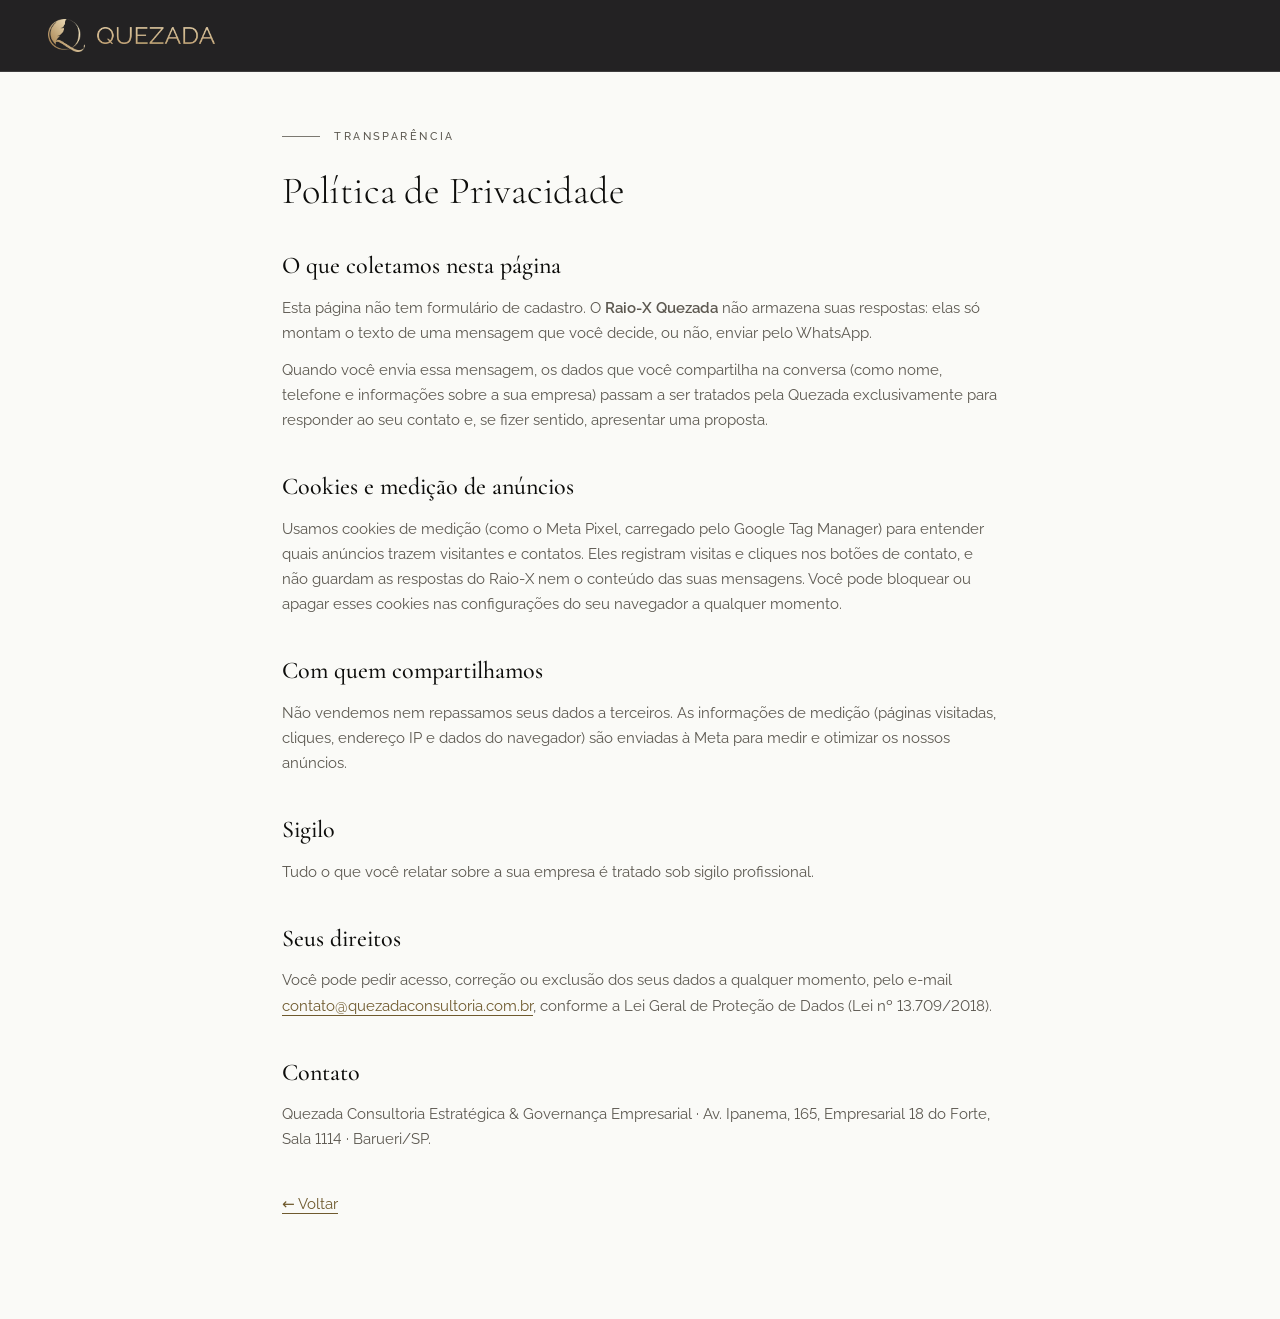
<file: politica-de-privacidade.html>
<!doctype html>
<html lang="pt-BR">
<head>
  <meta charset="utf-8">
  <meta name="viewport" content="width=device-width, initial-scale=1">
  <title>Política de Privacidade | Quezada</title>
  <meta name="robots" content="noindex">
  <link rel="canonical" href="https://quezadaconsultoria.com.br/politica-de-privacidade.html">
  <link rel="icon" type="image/webp" href="assets/img/favicon-48.webp">
  <link rel="stylesheet" href="css/style.css">
  <style>
    .legal { max-width: 760px; margin: 0 auto; padding: 120px 22px 90px; }
    .legal h1 { margin: 14px 0 28px; }
    .legal h2 { font-family: var(--serif); font-weight: 500; font-size: 1.5rem; margin: 34px 0 10px; }
    .legal p, .legal li { color: var(--graphite); margin-bottom: 12px; }
    .legal ul { list-style: disc; padding-left: 20px; }
    .legal a { color: var(--gold-grave); border-bottom: 1px solid currentColor; }
  </style>
</head>
<body>
<header class="header is-solid">
  <div class="header__inner shell">
    <a class="brand" href="index.html" aria-label="Voltar para a página inicial">
      <img class="brand__mark" src="assets/img/simbolo-ouro.webp" alt="" width="37" height="34">
      <img class="brand__word" src="assets/img/palavra-ouro.webp" alt="Quezada" width="118" height="18">
    </a>
  </div>
</header>
<main class="legal">
  <p class="eyebrow">Transparência</p>
  <h1 class="h2">Política de Privacidade</h1>

  <!-- RASCUNHO: validar com a assessoria jurídica antes de publicar -->

  <h2>O que coletamos nesta página</h2>
  <p>Esta página não tem formulário de cadastro. O <strong>Raio-X Quezada</strong> não armazena suas respostas: elas só montam o texto de uma mensagem que você decide, ou não, enviar pelo WhatsApp.</p>
  <p>Quando você envia essa mensagem, os dados que você compartilha na conversa (como nome, telefone e informações sobre a sua empresa) passam a ser tratados pela Quezada exclusivamente para responder ao seu contato e, se fizer sentido, apresentar uma proposta.</p>

  <h2>Cookies e medição de anúncios</h2>
  <p>Usamos cookies de medição (como o Meta Pixel, carregado pelo Google Tag Manager) para entender quais anúncios trazem visitantes e contatos. Eles registram visitas e cliques nos botões de contato, e não guardam as respostas do Raio-X nem o conteúdo das suas mensagens. Você pode bloquear ou apagar esses cookies nas configurações do seu navegador a qualquer momento.</p>

  <h2>Com quem compartilhamos</h2>
  <p>Não vendemos nem repassamos seus dados a terceiros. As informações de medição (páginas visitadas, cliques, endereço IP e dados do navegador) são enviadas à Meta para medir e otimizar os nossos anúncios.</p>

  <h2>Sigilo</h2>
  <p>Tudo o que você relatar sobre a sua empresa é tratado sob sigilo profissional.</p>

  <h2>Seus direitos</h2>
  <p>Você pode pedir acesso, correção ou exclusão dos seus dados a qualquer momento, pelo e-mail <a href="mailto:contato@quezadaconsultoria.com.br">contato@quezadaconsultoria.com.br</a>, conforme a Lei Geral de Proteção de Dados (Lei nº 13.709/2018).</p>

  <h2>Contato</h2>
  <p>Quezada Consultoria Estratégica &amp; Governança Empresarial · Av. Ipanema, 165, Empresarial 18 do Forte, Sala 1114 · Barueri/SP.</p>

  <p style="margin-top:40px"><a href="index.html">← Voltar</a></p>
</main>
</body>
</html>
</file>
<file: css/style.css>
/* ══════════════════════════════════════════════════════════════════════
   QUEZADA · Landing Page de captação · V01
   ──────────────────────────────────────────────────────────────────────
   1. Fontes          6. Hero              11. Como funciona
   2. Tokens          7. Avalie            12. Planos
   3. Base            8. Sinais            13. Quem conduz
   4. Tipografia      9. O que muda        14. Raio-X
   5. Componentes    10. Soluções          15. Para quem · FAQ · Final · Rodapé
                                            16. Camadas (dock, modais, consentimento)
                                            17. Movimento  18. Responsivo
   Regras herdadas do design-system.md:
   · ouro é pontuação, nunca parágrafo (≤ 8% da tela)
   · --gold nunca é texto sobre fundo claro → use --gold-grave
   · nada de backdrop-filter em cards que animam opacidade
   · o JS não escreve transform — escreve variáveis; o CSS compõe
   ══════════════════════════════════════════════════════════════════════ */

/* ── 1. Fontes ─────────────────────────────────────────────────────────── */
@font-face {
  font-family: 'Cormorant Garamond';
  src: url('../assets/fonts/cormorant-garamond.woff2') format('woff2');
  font-weight: 300 700; font-style: normal; font-display: swap;
}
@font-face {
  font-family: 'Raleway';
  src: url('../assets/fonts/raleway.woff2') format('woff2');
  font-weight: 100 900; font-style: normal; font-display: swap;
}

/* ── 2. Tokens ─────────────────────────────────────────────────────────── */
:root {
  /* Marca — ouro da família do logo (Dados.pdf), ver design-system §2.1 */
  --pine:        #162d23;
  --pine-deep:   #0f211a;
  --night:       #0c0b0c;   /* casa com o fundo da foto do hero */
  --gold:        #d2b990;   /* 7,73:1 sobre pinho */
  --gold-hi:     #e3d0a8;   /* só hover/foco */
  --gold-grave:  #6f5a2e;   /* ouro para texto sobre claro — 5,76:1 no ivory */
  --risk:        #8c4a32;   /* só no mapa de exposição do relatório */

  --paper:       #fafaf7;
  --ivory:       #f3efe6;
  --white:       #ffffff;
  --ink:         #0d0d0b;   /* 18,6:1 no papel */
  --graphite:    #5c5850;   /* 6,77:1 no papel */
  --line:        rgba(13, 13, 11, .12);
  --line-dark:   rgba(255, 255, 255, .12);
  --on-dark:     rgba(255, 255, 255, .72);
  --on-dark-2:   rgba(255, 255, 255, .56);

  --serif: 'Cormorant Garamond', 'Times New Roman', Georgia, serif;
  --sans:  'Raleway', -apple-system, BlinkMacSystemFont, 'Segoe UI', system-ui, sans-serif;
  --tracking-label: .22em;

  --shell: 1200px;
  --gutter: clamp(1.25rem, 4vw, 3rem);
  --section-y: clamp(5rem, 11vh, 8.5rem);
  --header-h: 72px;
  --radius: 16px;
  --radius-lg: 26px;

  --ease: cubic-bezier(.22, 1, .36, 1);
  --ease-out: cubic-bezier(.16, 1, .3, 1);
  --shadow-soft: 0 1px 2px rgba(13,13,11,.04), 0 12px 32px -12px rgba(13,13,11,.14);
  --shadow-deep: 0 30px 80px -30px rgba(0,0,0,.55);
}

/* ── 3. Base ───────────────────────────────────────────────────────────── */
*, *::before, *::after { box-sizing: border-box; }
/* clip (e não hidden): corta o vazamento lateral sem virar contêiner de rolagem — o sticky continua funcionando */
html { -webkit-text-size-adjust: 100%; scroll-behavior: smooth; scroll-padding-top: var(--header-h); overflow-x: clip; }
body {
  margin: 0; background: var(--paper); color: var(--ink);
  font-family: var(--sans); font-weight: 400; font-size: .95rem; line-height: 1.65;
  -webkit-font-smoothing: antialiased; text-rendering: optimizeLegibility;
  font-variant-numeric: lining-nums; overflow-x: clip;
}
img, video, svg { display: block; max-width: 100%; }
img { height: auto; }
a { color: inherit; text-decoration: none; }
button { font: inherit; color: inherit; background: none; border: 0; padding: 0; cursor: pointer; }
ul, ol { margin: 0; padding: 0; list-style: none; }
h1, h2, h3, h4, p, figure, blockquote { margin: 0; }
cite { font-style: normal; }
em { font-style: normal; }
strong { font-weight: 600; }
::selection { background: var(--gold); color: var(--pine); }
:focus-visible { outline: 2px solid var(--gold); outline-offset: 3px; border-radius: 4px; }
[hidden] { display: none !important; }

.skip {
  position: fixed; top: 10px; left: 10px; z-index: 200; padding: 10px 16px;
  background: var(--gold); color: var(--ink); border-radius: 999px; font-weight: 600; font-size: .8rem;
  transform: translateY(-160%); transition: transform .3s var(--ease);
}
.skip:focus { transform: none; }

.shell { width: 100%; max-width: calc(var(--shell) + var(--gutter) * 2); margin-inline: auto; padding-inline: var(--gutter); }
.shell--narrow { max-width: calc(860px + var(--gutter) * 2); }
.section { position: relative; padding-block: var(--section-y); }

.paper { background: var(--paper); }
.ivory { background: var(--ivory); }
.pine  { background: var(--pine); color: var(--on-dark); }
.night {
  background:
    radial-gradient(70% 60% at 15% 0%, rgba(22,45,35,.9), transparent 70%),
    var(--night);
  color: var(--on-dark);
}

.ico { width: 18px; height: 18px; flex: none; }

/* ── 4. Tipografia ─────────────────────────────────────────────────────── */
.display {
  font-family: var(--serif); font-weight: 300; letter-spacing: -.005em;
  font-size: clamp(2.2rem, 4.1vw, 3.65rem); line-height: 1.04; text-wrap: balance;
}
.h2 {
  font-family: var(--serif); font-weight: 300; letter-spacing: -.005em;
  font-size: clamp(1.8rem, 3vw, 2.7rem); line-height: 1.1; text-wrap: balance;
}
.h2__muted { color: var(--graphite); }
.pine .h2, .night .h2 { color: var(--white); }
.pine .h2__muted, .night .h2__muted { color: rgba(255,255,255,.5); }
.h3 { font-family: var(--serif); font-weight: 400; font-size: clamp(1.4rem, 1.9vw, 1.75rem); line-height: 1.15; }
.lede { font-weight: 300; font-size: clamp(.94rem, 1.05vw, 1rem); line-height: 1.7; color: var(--graphite); max-width: 62ch; }
.pine .lede, .night .lede { color: var(--on-dark); }

.eyebrow {
  display: inline-flex; align-items: center; gap: 14px;
  font-family: var(--sans); font-weight: 500; font-size: .6875rem; line-height: 1.4;
  text-transform: uppercase; letter-spacing: var(--tracking-label); color: var(--gold-grave);
}
.eyebrow::before {
  content: ''; width: clamp(24px, 3vw, 40px); height: 1px; background: currentColor; opacity: .8;
  transform-origin: left; transition: transform 1s var(--ease) .15s;
}
.pine .eyebrow, .night .eyebrow, .hero .eyebrow, .final .eyebrow, .plans-sec .eyebrow { color: var(--gold); }

.sec-head { display: grid; justify-items: center; gap: 16px; text-align: center; margin-bottom: clamp(2.25rem, 4vw, 3.25rem); }
.sec-head .h2 { max-width: 24ch; }
.sec-head .lede { margin-top: 2px; }
.sec-head .eyebrow::after {
  content: ''; width: clamp(24px, 3vw, 40px); height: 1px; background: currentColor; opacity: .8;
  transform-origin: right; transition: transform 1s var(--ease) .15s;
}
.sec-head--left { justify-items: start; text-align: left; }
.sec-head--left .eyebrow::after { display: none; }

/* ── 5. Componentes ────────────────────────────────────────────────────── */
.btn {
  position: relative; overflow: hidden; isolation: isolate;
  display: inline-flex; align-items: center; justify-content: center; gap: 12px;
  min-height: 48px; padding: 0 26px; border-radius: 999px; border: 1px solid transparent;
  font-family: var(--sans); font-weight: 600; font-size: .7rem; line-height: 1.2;
  letter-spacing: .2em; text-transform: uppercase; text-align: center;
  transition: background-color .35s var(--ease), color .35s var(--ease), border-color .35s var(--ease),
              transform .35s var(--ease), box-shadow .35s var(--ease);
}
.btn .ico { width: 16px; height: 16px; transition: transform .35s var(--ease); }
.btn:hover .ico { transform: translateX(4px); }
.btn--lg { min-height: 58px; padding: 0 34px; font-size: .74rem; }
.btn--sm { min-height: 40px; padding: 0 18px; font-size: .625rem; gap: 8px; }
.btn--sm .ico { width: 15px; height: 15px; }

.btn--gold { background: var(--gold); color: var(--ink); box-shadow: 0 10px 30px -12px rgba(210,185,144,.55); }
.btn--gold:hover { background: var(--gold-hi); transform: translateY(-2px); box-shadow: 0 16px 36px -14px rgba(210,185,144,.7); }
/* a varredura de luz: atravessa a pílula uma vez */
.btn--gold::after {
  content: ''; position: absolute; inset: -2px auto -2px -60%; width: 45%; z-index: -1;
  background: linear-gradient(115deg, transparent, rgba(255,255,255,.65), transparent);
  transform: skewX(-18deg) translateX(0); opacity: 0;
}
.btn--gold:hover::after, .btn--gold.is-shine::after { animation: shine 1.1s var(--ease) 1; }
@keyframes shine { 0% { opacity: 0; transform: skewX(-18deg) translateX(0); } 15% { opacity: 1; } 100% { opacity: 0; transform: skewX(-18deg) translateX(420%); } }

.btn--ghost { color: var(--white); border-color: rgba(255,255,255,.3); }
.btn--ghost:hover { border-color: var(--gold); color: var(--gold); }
.btn--outline-light { color: var(--gold); border-color: rgba(210,185,144,.45); }
.btn--outline-light:hover { background: var(--gold); color: var(--ink); border-color: var(--gold); }

.micro { font-size: .75rem; letter-spacing: .02em; color: var(--graphite); }
.hero .micro, .final .micro { color: var(--on-dark-2); }

.link-arrow {
  display: inline-flex; align-items: center; gap: 8px; font-weight: 500; font-size: .9rem; color: var(--gold);
  background: linear-gradient(currentColor, currentColor) 0 100% / 0 1px no-repeat;
  transition: background-size .4s var(--ease);
}
.link-arrow .ico { width: 15px; height: 15px; transition: transform .35s var(--ease); }
.link-arrow:hover { background-size: 100% 1px; }
.link-arrow:hover .ico { transform: translateX(4px); }

.rule { display: inline-block; width: 40px; height: 1px; background: currentColor; opacity: .6; vertical-align: middle; }

/* ── Cabeçalho ─────────────────────────────────────────────────────────── */
.header {
  position: fixed; inset: 0 0 auto; z-index: 50; height: var(--header-h);
  transition: background-color .45s var(--ease), border-color .45s var(--ease), transform .45s var(--ease);
  border-bottom: 1px solid transparent;
}
.header.is-solid { background: rgba(12,11,12,.9); border-bottom-color: var(--line-dark); }
.header.is-hidden { transform: translateY(-100%); }
.header__inner { height: 100%; display: flex; align-items: center; justify-content: space-between; gap: 16px; }
.brand { display: inline-flex; align-items: center; gap: 12px; }
.brand__mark { width: 37px; height: auto; }
.brand__word { width: 118px; height: auto; }

/* ── 6. Hero ───────────────────────────────────────────────────────────── */
.hero {
  position: relative; overflow: hidden; isolation: isolate;
  min-height: max(100svh, 720px); display: grid; grid-template-rows: 1fr auto;
  background: var(--night); color: var(--on-dark);
}
.hero__media {
  position: absolute; z-index: -2; top: 0; right: 0; bottom: 0; width: min(54%, 960px);
  -webkit-mask-image: linear-gradient(to right, transparent 0%, #000 40%), linear-gradient(to top, transparent 0%, #000 22%);
  -webkit-mask-composite: source-in; mask-image: linear-gradient(to right, transparent 0%, #000 40%), linear-gradient(to top, transparent 0%, #000 22%);
  mask-composite: intersect;
}
.hero__media img {
  width: 100%; height: 100%; object-fit: cover; object-position: 62% 30%;
  transform: translate3d(0, var(--py, 0px), 0) scale(var(--hs, 1));
}
.hero__glow {
  position: absolute; inset: 0; z-index: -1; pointer-events: none;
  background:
    linear-gradient(to bottom, rgba(12,11,12,.7), transparent 150px),
    radial-gradient(55% 75% at 8% 45%, rgba(22,45,35,.95), transparent 72%),
    radial-gradient(30% 40% at 78% 18%, rgba(210,185,144,.10), transparent 70%);
}
.hero__content { display: flex; align-items: center; padding-top: calc(var(--header-h) + 2.25rem); padding-bottom: 2.5rem; }
.hero__copy { max-width: 700px; display: grid; gap: 22px; }
.hero__sub { max-width: 56ch; }
.hero__title { color: var(--white); }
.hero__title .line { display: block; overflow: hidden; padding-bottom: .06em; margin-bottom: -.06em; }
.hero__title .line > span { display: inline-block; }
.hl { color: var(--gold); }
.hero__sub { max-width: 54ch; font-weight: 300; font-size: clamp(.95rem, 1.1vw, 1.02rem); line-height: 1.7; color: var(--on-dark); }
.hero__sub strong { color: var(--white); font-weight: 600; }
.hero__cta { display: grid; justify-items: start; gap: 12px; margin-top: 4px; }
.hero__cta .link-arrow { margin-top: 6px; }
.hero__steps { display: flex; flex-wrap: wrap; gap: 10px 26px; padding-top: 22px; border-top: 1px solid var(--line-dark); font-size: .78rem; color: var(--on-dark-2); }
.hero__steps li { display: inline-flex; align-items: center; gap: 10px; }
.hero__steps span {
  display: inline-grid; place-items: center; width: 22px; height: 22px; border-radius: 50%;
  border: 1px solid rgba(210,185,144,.55); color: var(--gold); font-size: .68rem; font-weight: 600;
}

.proofbar { position: relative; border-top: 1px solid var(--line-dark); background: linear-gradient(to top, rgba(12,11,12,.9), rgba(12,11,12,.35)); }
.proofbar__list { display: grid; grid-template-columns: repeat(4, 1fr); }
.proofbar li { display: grid; gap: 4px; padding: 22px 22px 24px 0; }
.proofbar li + li { padding-left: 22px; border-left: 1px solid var(--line-dark); }
.proofbar strong { font-family: var(--serif); font-weight: 400; font-size: clamp(1.35rem, 1.9vw, 1.7rem); line-height: 1; color: var(--gold); }
.proofbar span { font-size: .74rem; line-height: 1.45; color: var(--on-dark-2); max-width: 26ch; }

/* ── 7. Avalie ─────────────────────────────────────────────────────────── */
.compare { display: grid; grid-template-columns: 1fr 1.08fr; gap: clamp(16px, 2.5vw, 28px); align-items: stretch; }
.compare__col { position: relative; border-radius: var(--radius-lg); padding: clamp(28px, 3.4vw, 44px); }
.compare__label { font-size: .6875rem; font-weight: 600; letter-spacing: var(--tracking-label); text-transform: uppercase; margin-bottom: 22px; }
.compare__col li { display: flex; gap: 14px; align-items: flex-start; padding: 15px 0; border-top: 1px solid var(--line); }
.compare__col li:first-child { border-top: 0; padding-top: 0; }
.compare__col .ico { width: 20px; height: 20px; margin-top: 2px; }

.compare__col--old { border: 1px solid var(--line); background: transparent; color: var(--graphite); }
.compare__col--old .compare__label { color: var(--graphite); }
.compare__col--old .ico { color: #a39b8c; }
.compare__col--old li span {
  text-decoration: line-through; text-decoration-thickness: 1px; text-decoration-color: transparent;
  transition: text-decoration-color .7s var(--ease), color .7s var(--ease);
}
.compare.is-struck .compare__col--old li span { text-decoration-color: rgba(92,88,80,.55); color: #7a756b; }
.compare.is-struck .compare__col--old li:nth-child(1) span { transition-delay: .25s; }
.compare.is-struck .compare__col--old li:nth-child(2) span { transition-delay: .45s; }
.compare.is-struck .compare__col--old li:nth-child(3) span { transition-delay: .65s; }
.compare.is-struck .compare__col--old li:nth-child(4) span { transition-delay: .85s; }
.compare.is-struck .compare__col--old li:nth-child(5) span { transition-delay: 1.05s; }

.compare__col--new {
  background: linear-gradient(160deg, #1b3a2d 0%, var(--pine) 45%, var(--pine-deep) 100%);
  color: var(--on-dark); box-shadow: var(--shadow-deep); overflow: hidden;
  outline: 1px solid rgba(210,185,144,.35); outline-offset: -1px;
}
.compare__col--new .compare__label { color: var(--gold); }
.compare__col--new li { border-top-color: var(--line-dark); }
.compare__col--new strong { color: var(--white); }
.compare__col--new .ico { color: var(--ink); background: var(--gold); border-radius: 50%; padding: 3px; }
.compare__seal { position: absolute; right: -28px; top: -18px; width: 190px; opacity: .08; pointer-events: none; }

.tagline {
  display: flex; align-items: center; justify-content: center; gap: 18px; text-align: center;
  margin-top: clamp(2.5rem, 4vw, 3.5rem); font-family: var(--serif); font-size: clamp(1.2rem, 1.8vw, 1.5rem);
  color: var(--ink);
}
.tagline .rule { color: var(--gold-grave); }

/* ── 8. Sinais ─────────────────────────────────────────────────────────── */
.sinais { display: grid; grid-template-columns: 1.35fr 1fr; gap: clamp(2.5rem, 6vw, 6rem); align-items: start; }
.signals { display: grid; grid-template-columns: 1fr 1fr; gap: 2px 32px; }
.signal { padding: 22px 0 22px 20px; border-left: 1px solid var(--line-dark); position: relative; }
.signal::before {
  content: ''; position: absolute; left: -1px; top: 22px; width: 1px; height: 34px; background: var(--gold);
  transform: scaleY(0); transform-origin: top; transition: transform .8s var(--ease) calc(var(--d, 0) * 90ms + .2s);
}
.signal.is-in::before { transform: none; }
.signal h3 { font-family: var(--serif); font-weight: 400; font-size: clamp(1.12rem, 1.4vw, 1.25rem); line-height: 1.25; color: var(--white); }
.signal h3 em { color: var(--gold); }
.signal p { margin-top: 6px; font-size: .84rem; color: var(--on-dark-2); }

.phone-wrap { position: sticky; top: calc(var(--header-h) + 40px); display: grid; justify-items: center; gap: 22px; }
.phone-wrap::before {
  content: ''; position: absolute; inset: 8% -10% 14%; z-index: 0; border-radius: 50%;
  background: radial-gradient(closest-side, rgba(210,185,144,.16), transparent); filter: blur(10px);
}
.phone {
  position: relative; z-index: 1; width: min(310px, 82vw); aspect-ratio: 9 / 18.5; border-radius: 46px;
  padding: 16px 12px; background: linear-gradient(180deg, #121a16, #0b0f0d);
  border: 9px solid #050605; box-shadow: 0 0 0 1px rgba(255,255,255,.08), var(--shadow-deep);
  overflow: hidden; animation: float 7s ease-in-out infinite;
}
@keyframes float { 50% { transform: translateY(-8px); } }
.phone__notch { width: 92px; height: 22px; border-radius: 0 0 14px 14px; background: #050605; margin: -16px auto 14px; }
.phone__top { display: flex; justify-content: space-between; align-items: baseline; padding: 0 8px 14px; color: var(--white); }
.phone__time { font-family: var(--serif); font-size: 2.1rem; font-weight: 300; line-height: 1; }
.phone__app { display: inline-flex; align-items: center; gap: 8px; font-size: .72rem; color: var(--on-dark-2); }
.phone__badge {
  min-width: 26px; height: 22px; padding: 0 7px; border-radius: 999px; background: #c9453a; color: #fff;
  display: inline-grid; place-items: center; font-size: .7rem; font-weight: 700; font-variant-numeric: tabular-nums;
}
.phone__list { display: grid; gap: 8px; }
.phone__list li {
  display: grid; grid-template-columns: 1fr auto; gap: 2px 8px; padding: 11px 13px; border-radius: 16px;
  background: rgba(255,255,255,.075); border: 1px solid rgba(255,255,255,.06);
  opacity: 0; transform: translateY(-14px) scale(.97);
  transition: opacity .5s var(--ease), transform .6s var(--ease-out);
}
.phone.is-live .phone__list li { opacity: 1; transform: none; }
.phone__list b { font-size: .64rem; letter-spacing: .14em; text-transform: uppercase; color: var(--gold); font-weight: 600; }
.phone__list i { font-style: normal; font-size: .62rem; color: var(--on-dark-2); grid-row: 1; grid-column: 2; }
.phone__list span { grid-column: 1 / -1; font-size: .8rem; line-height: 1.4; color: rgba(255,255,255,.86); }
.phone-caption { position: relative; z-index: 1; font-family: var(--serif); font-size: 1.15rem; color: var(--gold); text-align: center; max-width: 22ch; line-height: 1.3; }

.bridge { display: grid; justify-items: center; gap: 16px; text-align: center; margin-top: clamp(3.5rem, 6vw, 5rem); padding-top: clamp(3rem, 5vw, 4rem); border-top: 1px solid var(--line-dark); }
.bridge__quote { font-family: var(--serif); font-weight: 300; font-size: clamp(1.45rem, 2.3vw, 2rem); line-height: 1.2; color: var(--white); max-width: 30ch; }
.bridge__quote strong { color: var(--gold); font-weight: 500; }
.bridge__sign { font-size: .78rem; letter-spacing: .06em; color: var(--on-dark-2); margin-bottom: 10px; }

/* ── 9. O que muda ─────────────────────────────────────────────────────── */
.muda { display: grid; grid-template-columns: 1.05fr .95fr; gap: clamp(2rem, 5vw, 4.5rem); align-items: center; }
.ba {
  --pos: 50%;
  position: relative; overflow: hidden; border-radius: var(--radius-lg); aspect-ratio: 960 / 684;
  box-shadow: var(--shadow-soft); background: var(--ivory); user-select: none; touch-action: pan-y;
}
.ba__img { position: absolute; inset: 0; width: 100%; height: 100%; object-fit: cover; }
.ba__before { position: absolute; inset: 0; clip-path: inset(0 calc(100% - var(--pos)) 0 0); }
.ba__handle { position: absolute; top: 0; bottom: 0; left: var(--pos); width: 2px; margin-left: -1px; background: rgba(255,255,255,.95); box-shadow: 0 0 0 1px rgba(0,0,0,.08); pointer-events: none; }
.ba__handle span {
  position: absolute; top: 50%; left: 50%; width: 54px; height: 54px; margin: -27px 0 0 -27px; border-radius: 50%;
  display: grid; place-items: center; background: var(--gold); color: var(--ink);
  box-shadow: 0 8px 24px -6px rgba(0,0,0,.35); transition: transform .3s var(--ease);
}
.ba.is-dragging .ba__handle span, .ba__range:focus-visible ~ .ba__handle span { transform: scale(1.1); }
.ba__range:focus-visible ~ .ba__handle span { outline: 2px solid var(--white); outline-offset: 3px; }
.ba__tag {
  position: absolute; top: 18px; z-index: 2; padding: 7px 14px; border-radius: 999px;
  font-size: .625rem; font-weight: 600; letter-spacing: .2em; text-transform: uppercase;
  background: rgba(12,11,12,.72); color: var(--white); pointer-events: none;
}
.ba__tag--l { left: 18px; }
.ba__tag--r { right: 18px; background: rgba(210,185,144,.92); color: var(--ink); }
.ba__range { position: absolute; inset: 0; width: 100%; height: 100%; margin: 0; opacity: 0; cursor: ew-resize; z-index: 3; }

.shifts { display: grid; border-top: 1px solid var(--line); }
.shift { display: grid; gap: 4px; padding: 15px 0 15px 26px; border-bottom: 1px solid var(--line); position: relative; transition: background-color .4s var(--ease); }
.shift::before { content: ''; position: absolute; left: 2px; top: 22px; width: 8px; height: 8px; border: 1px solid var(--gold-grave); transform: rotate(45deg); transition: background-color .4s var(--ease); }
.shift:hover::before { background: var(--gold-grave); }
.shift__from { font-size: .8rem; color: #7a756b; text-decoration: line-through; text-decoration-color: rgba(92,88,80,.45); }
.shift__to { font-family: var(--serif); font-size: 1.12rem; line-height: 1.3; color: var(--ink); }
.shift__to strong { font-weight: 600; }
.closing { text-align: center; margin: clamp(2.5rem, 4vw, 3.5rem) auto 0; max-width: 44ch; font-family: var(--serif); font-size: clamp(1.25rem, 1.8vw, 1.55rem); line-height: 1.3; }
.closing strong { font-weight: 600; }

/* ── 10. Soluções ──────────────────────────────────────────────────────── */
.tabs { display: none; }
.fronts { display: grid; grid-template-columns: 1fr 1fr; gap: clamp(16px, 2.5vw, 28px); align-items: stretch; }
.front { border-radius: var(--radius-lg); padding: clamp(26px, 3.2vw, 40px); background: var(--white); border: 1px solid var(--line); box-shadow: var(--shadow-soft); }
.front__head { padding-bottom: 20px; margin-bottom: 4px; }
.front__kicker { font-size: .6875rem; font-weight: 600; letter-spacing: var(--tracking-label); text-transform: uppercase; color: var(--gold-grave); margin-bottom: 8px; }
.front--legal { background: linear-gradient(165deg, #1b3a2d 0%, var(--pine) 40%, var(--pine-deep) 100%); border-color: transparent; color: var(--on-dark); box-shadow: var(--shadow-deep); }
.front--legal .front__kicker { color: var(--gold); }
.front--legal .h3 { color: var(--white); }

.svc { position: relative; display: grid; gap: 10px; padding: 22px 0 22px; border-top: 1px solid var(--line); }
.front--legal .svc { border-top-color: var(--line-dark); }
.svc__title { font-family: var(--serif); font-weight: 500; font-size: 1.28rem; line-height: 1.2; }
.front--legal .svc__title { color: var(--white); }
.svc__when, .svc__keep { display: grid; grid-template-columns: 92px 1fr; gap: 12px; font-size: .88rem; line-height: 1.55; }
.svc__when { color: var(--graphite); }
.front--legal .svc__when { color: var(--on-dark-2); }
.svc__when span, .svc__keep span { font-size: .625rem; font-weight: 600; letter-spacing: .18em; text-transform: uppercase; padding-top: 4px; }
.svc__when span { color: #8a8478; }
.front--legal .svc__when span { color: rgba(255,255,255,.4); }
.svc__keep span { color: var(--gold-grave); }
.front--legal .svc__keep span { color: var(--gold); }
.svc__cta {
  justify-self: start; display: inline-flex; align-items: center; gap: 8px; margin-top: 4px;
  font-size: .66rem; font-weight: 600; letter-spacing: .2em; text-transform: uppercase; color: var(--gold-grave);
}
.front--legal .svc__cta { color: var(--gold); }
.svc__cta .ico { width: 15px; height: 15px; transition: transform .35s var(--ease); }
.svc__cta:hover .ico { transform: translateX(5px); }
.svc--urgent .svc__cta { color: var(--ink); background: var(--gold); padding: 9px 16px; border-radius: 999px; }

/* ── 11. Como funciona ─────────────────────────────────────────────────── */
.how { display: grid; grid-template-columns: 1.1fr .9fr; gap: clamp(2.5rem, 6vw, 6rem); align-items: start; }
.steps { position: relative; display: grid; gap: 6px; margin-top: 8px; }
.steps__line { position: absolute; left: 23px; top: 24px; bottom: 60px; width: 1px; background: var(--line); }
.steps__line span { position: absolute; inset: 0; background: var(--gold-grave); transform-origin: top; transform: scaleY(var(--p, 0)); }
.step { position: relative; padding: 0 0 28px 76px; }
.step__n {
  position: absolute; left: 0; top: 0; width: 48px; height: 48px; border-radius: 50%;
  display: grid; place-items: center; background: var(--paper); border: 1px solid rgba(111,90,46,.4);
  font-family: var(--serif); font-size: 1.15rem; color: var(--gold-grave);
  transition: background-color .6s var(--ease), color .6s var(--ease), border-color .6s var(--ease);
}
.step.is-on .step__n { background: var(--pine); color: var(--gold); border-color: var(--pine); }
.step__title { font-family: var(--serif); font-weight: 500; font-size: 1.38rem; line-height: 1.2; padding-top: 8px; margin-bottom: 6px; display: flex; flex-wrap: wrap; align-items: baseline; gap: 6px 12px; }
.step__title small { font-family: var(--sans); font-size: .6rem; font-weight: 600; letter-spacing: .18em; text-transform: uppercase; color: var(--gold-grave); border: 1px solid rgba(111,90,46,.35); border-radius: 999px; padding: 4px 10px; }
.step p { color: var(--graphite); font-size: .9rem; }
.step__keep { display: flex; gap: 10px; margin-top: 8px; color: var(--ink) !important; }
.step__keep span { flex: none; font-size: .6rem; font-weight: 600; letter-spacing: .18em; text-transform: uppercase; color: var(--gold-grave); padding-top: 5px; }
.method { margin-top: 18px; padding: 18px 22px; border-left: 2px solid var(--gold-grave); background: var(--ivory); border-radius: 0 14px 14px 0; font-size: .92rem; color: var(--graphite); }
.method strong { color: var(--ink); }
.method span { font-weight: 600; letter-spacing: .12em; text-transform: uppercase; font-size: .72rem; color: var(--gold-grave); }

.how__visual { position: sticky; top: calc(var(--header-h) + 48px); }
.report { position: relative; perspective: 1400px; padding: 18px 10px 30px; }
.report__page {
  position: relative; z-index: 2; background: var(--white); border-radius: 18px; padding: 30px 30px 26px;
  box-shadow: 0 1px 0 rgba(13,13,11,.04), 0 40px 80px -40px rgba(13,13,11,.35);
  transform: rotateY(-7deg) rotateX(3deg); transform-origin: left center;
  transition: transform .9s var(--ease);
}
.report:hover .report__page:not(.report__page--back):not(.report__page--mid) { transform: none; }
.report__page--back, .report__page--mid { position: absolute; inset: 18px 10px 30px; z-index: 1; padding: 0; }
.report__page--mid { transform: rotateY(-7deg) rotateX(3deg) translate(14px, 12px); background: #f6f3ec; }
.report__page--back { transform: rotateY(-7deg) rotateX(3deg) translate(28px, 24px); background: #ece7dc; z-index: 0; }
.report__head { display: flex; align-items: center; gap: 14px; padding-bottom: 16px; border-bottom: 1px solid var(--line); }
.report__head img { width: 33px; }
.report__kicker { font-size: .6rem; font-weight: 600; letter-spacing: .2em; text-transform: uppercase; color: var(--gold-grave); }
.report__title { font-family: var(--serif); font-size: 1.4rem; line-height: 1.1; }
.report__meta { font-size: .76rem; color: var(--graphite); margin: 14px 0 12px; }
.report__bars { display: grid; gap: 11px; }
.report__bars li { display: grid; grid-template-columns: 86px 1fr 48px; align-items: center; gap: 12px; font-size: .8rem; }
.report__bars i { position: relative; height: 8px; border-radius: 999px; background: #eeeae1; overflow: hidden; }
.report__bars i::after {
  content: ''; position: absolute; inset: 0; border-radius: inherit; background: var(--risk);
  transform-origin: left; transform: scaleX(0); transition: transform 1.3s var(--ease);
}
.report__bars i[data-level="medio"]::after { background: #c3a066; }
.report.is-in .report__bars i::after { transform: scaleX(var(--v)); }
.report.is-in .report__bars li:nth-child(2) i::after { transition-delay: .12s; }
.report.is-in .report__bars li:nth-child(3) i::after { transition-delay: .24s; }
.report.is-in .report__bars li:nth-child(4) i::after { transition-delay: .36s; }
.report.is-in .report__bars li:nth-child(5) i::after { transition-delay: .48s; }
.report__bars em { font-size: .66rem; font-weight: 600; letter-spacing: .1em; text-transform: uppercase; color: var(--graphite); text-align: right; }
.report__sub { margin: 20px 0 8px; font-size: .6rem; font-weight: 600; letter-spacing: .2em; text-transform: uppercase; color: var(--gold-grave); }
.report__order { counter-reset: o; display: grid; gap: 7px; }
.report__order li { counter-increment: o; display: flex; gap: 10px; font-size: .86rem; }
.report__order li::before { content: counter(o); flex: none; width: 20px; height: 20px; border-radius: 50%; background: var(--pine); color: var(--gold); font-size: .66rem; font-weight: 600; display: grid; place-items: center; margin-top: 2px; }
.report__note { margin-top: 18px; font-size: .6rem; letter-spacing: .18em; text-transform: uppercase; color: #9a9385; }

/* ── 12. Planos ────────────────────────────────────────────────────────── */
.plans-sec { background: radial-gradient(80% 60% at 50% 0%, #1d3b2e, var(--pine) 60%, var(--pine-deep)); }
.plans { display: grid; grid-template-columns: repeat(3, 1fr); gap: clamp(14px, 2vw, 24px); align-items: stretch; }
.plan {
  position: relative; display: flex; flex-direction: column; gap: 14px; padding: 34px 30px 30px; border-radius: var(--radius-lg);
  background: linear-gradient(160deg, rgba(255,255,255,.075), rgba(255,255,255,.02));
  box-shadow: inset 0 0 0 1px rgba(255,255,255,.1);
  transition: box-shadow .45s var(--ease), background-color .45s var(--ease);
}
.plan:hover { box-shadow: inset 0 0 0 1px rgba(210,185,144,.4); }
.plan__kicker { font-size: .625rem; font-weight: 600; letter-spacing: .2em; text-transform: uppercase; color: var(--gold); }
.plan__name { font-family: var(--serif); font-weight: 400; font-size: clamp(1.5rem, 1.9vw, 1.75rem); line-height: 1.1; color: var(--white); }
.plan__for { font-size: .86rem; color: var(--on-dark); padding-bottom: 16px; border-bottom: 1px solid var(--line-dark); }
.plan__list { display: grid; gap: 11px; flex: 1; margin-bottom: 12px; }
.plan__list li { position: relative; padding-left: 22px; font-size: .86rem; line-height: 1.5; color: rgba(255,255,255,.82); }
.plan__list li::before { content: ''; position: absolute; left: 2px; top: .62em; width: 7px; height: 7px; border: 1px solid var(--gold); transform: rotate(45deg); }
.plan .btn { width: 100%; }
.plan__legal { display: grid; gap: 6px; margin-bottom: 14px; padding: 14px 16px; border-radius: 14px; background: rgba(210,185,144,.07); box-shadow: inset 0 0 0 1px rgba(210,185,144,.24); }
.plan__legal-label { display: inline-flex; align-items: center; gap: 8px; font-size: .6rem; font-weight: 700; letter-spacing: .2em; text-transform: uppercase; color: var(--gold); }
.plan__legal-label .ico { width: 17px; height: 17px; }
.plan__legal p:not(.plan__legal-label) { font-size: .82rem; line-height: 1.5; color: rgba(255,255,255,.78); }
.plan__legal strong { color: var(--white); font-weight: 600; }
.plan--featured .plan__legal { background: rgba(210,185,144,.12); box-shadow: inset 0 0 0 1px rgba(210,185,144,.4); }
.plans__note { max-width: 86ch; margin-inline: auto; }
.plan--featured {
  background: linear-gradient(160deg, rgba(210,185,144,.16), rgba(255,255,255,.03) 55%);
  box-shadow: inset 0 0 0 1px rgba(210,185,144,.75), 0 40px 90px -40px rgba(0,0,0,.6);
}
.plan--featured:hover { box-shadow: inset 0 0 0 1px var(--gold), 0 40px 90px -40px rgba(0,0,0,.6); }
.plan__badge {
  position: absolute; top: -13px; left: 30px; padding: 6px 14px; border-radius: 999px; background: var(--gold); color: var(--ink);
  font-size: .6rem; font-weight: 700; letter-spacing: .2em; text-transform: uppercase;
}
.plans__note { margin-top: 28px; text-align: center; font-size: .82rem; line-height: 1.6; color: var(--on-dark-2); }
.plans__note a { color: var(--gold); white-space: nowrap; border-bottom: 1px solid rgba(210,185,144,.4); }

/* ── 13. Quem conduz ───────────────────────────────────────────────────── */
.duo { position: relative; overflow: hidden; border-radius: var(--radius-lg); aspect-ratio: 16 / 8; box-shadow: var(--shadow-soft); }
.duo img { width: 100%; height: 118%; object-fit: cover; object-position: center 40%; transform: translate3d(0, var(--py, 0px), 0); margin-top: -4%; }
.people { display: grid; grid-template-columns: 1fr 1fr; gap: clamp(2rem, 5vw, 5rem); margin-top: clamp(2.5rem, 4vw, 3.5rem); }
.person { display: grid; gap: 14px; align-content: start; }
.person__role { font-size: .6875rem; font-weight: 600; letter-spacing: var(--tracking-label); text-transform: uppercase; color: var(--gold-grave); }
.person__name { font-family: var(--serif); font-weight: 400; font-size: clamp(1.7rem, 2.4vw, 2.15rem); line-height: 1.05; }
.person__quote { font-family: var(--serif); font-size: 1.18rem; line-height: 1.35; padding-left: 18px; border-left: 2px solid var(--gold-grave); color: var(--ink); }
.person__bio { color: var(--graphite); font-size: .9rem; }
.person__bio strong { color: var(--ink); }
.person__tags { display: flex; flex-wrap: wrap; gap: 8px; margin-top: 4px; }
.person__tags li { font-size: .74rem; padding: 6px 12px; border-radius: 999px; border: 1px solid var(--line); background: var(--white); color: var(--graphite); }

.proof-row { display: grid; grid-template-columns: 1.2fr 1fr; gap: clamp(16px, 2.5vw, 28px); margin-top: clamp(2.5rem, 4vw, 3.5rem); }
.video-card { display: grid; grid-template-columns: 160px 1fr; gap: 26px; align-items: center; padding: 22px; border-radius: var(--radius-lg); background: var(--pine); color: var(--on-dark); box-shadow: var(--shadow-deep); }
.video-card__btn { position: relative; overflow: hidden; border-radius: 16px; aspect-ratio: 9 / 16; }
.video-card__btn img { width: 100%; height: 100%; object-fit: cover; transition: transform .8s var(--ease); }
.video-card__btn:hover img { transform: scale(1.05); }
.video-card__btn::after { content: ''; position: absolute; inset: 0; background: linear-gradient(to top, rgba(0,0,0,.55), transparent 55%); }
.video-card__play {
  position: absolute; z-index: 1; left: 12px; bottom: 12px; width: 46px; height: 46px; border-radius: 50%;
  background: var(--gold); color: var(--ink); display: grid; place-items: center;
  box-shadow: 0 0 0 0 rgba(210,185,144,.6); animation: pulse 2.6s var(--ease) infinite;
}
.video-card__play .ico { width: 20px; height: 20px; margin-left: 3px; }
@keyframes pulse { 0% { box-shadow: 0 0 0 0 rgba(210,185,144,.55); } 70%, 100% { box-shadow: 0 0 0 18px rgba(210,185,144,0); } }
.video-card__label { position: absolute; z-index: 1; left: 66px; bottom: 27px; font-size: .6rem; font-weight: 600; letter-spacing: .18em; text-transform: uppercase; color: var(--white); }
.video-card__text { display: grid; gap: 12px; }
.video-card .eyebrow { color: var(--gold); }
.video-card__title { font-family: var(--serif); font-size: 1.3rem; line-height: 1.25; color: var(--white); }
.video-card__desc { font-size: .86rem; color: var(--on-dark-2); }

.books { padding: 28px; border-radius: var(--radius-lg); border: 1px solid var(--line); background: var(--ivory); display: grid; gap: 20px; align-content: start; }
.books__covers { display: grid; grid-template-columns: 1fr 1fr; gap: 20px; }
.book { display: grid; gap: 12px; perspective: 900px; }
.book__link { position: relative; display: block; width: 100%; max-width: 170px; }
.book__buy {
  position: absolute; left: 50%; bottom: 14px; z-index: 1; transform: translate(-50%, 6px); opacity: 0; white-space: nowrap;
  padding: 7px 12px; border-radius: 999px; background: var(--gold); color: var(--ink);
  font-size: .58rem; font-weight: 700; letter-spacing: .16em; text-transform: uppercase;
  box-shadow: 0 8px 20px -8px rgba(0,0,0,.5); transition: opacity .35s var(--ease), transform .35s var(--ease);
}
.book__link:hover .book__buy, .book__link:focus-visible .book__buy { opacity: 1; transform: translate(-50%, 0); }
@media (hover: none), (max-width: 900px) { .book__buy { opacity: 1; transform: translate(-50%, 0); } }
.book img { width: 100%; max-width: 170px; border-radius: 4px; box-shadow: 0 18px 36px -16px rgba(13,13,11,.45); transform: rotateY(-10deg); transform-origin: left center; transition: transform .7s var(--ease); }
.book:hover img { transform: rotateY(0) translateY(-4px); }
.book figcaption { display: grid; gap: 2px; font-size: .8rem; color: var(--graphite); }
.book cite { font-family: var(--serif); font-size: 1rem; color: var(--ink); line-height: 1.2; }

/* ── 14. Raio-X ────────────────────────────────────────────────────────── */
.quiz-sec { overflow: hidden; }
.watermark { position: absolute; pointer-events: none; opacity: .045; width: min(820px, 90vw); right: -12%; top: 50%; transform: translateY(-50%); }
.quiz {
  position: relative; max-width: 780px; margin-inline: auto; padding: clamp(26px, 4vw, 46px);
  border-radius: 30px; background: linear-gradient(160deg, rgba(255,255,255,.07), rgba(255,255,255,.025));
  box-shadow: inset 0 0 0 1px rgba(255,255,255,.1), var(--shadow-deep);
}
.quiz__progress { height: 3px; border-radius: 3px; background: rgba(255,255,255,.1); overflow: hidden; }
.quiz__progress span { display: block; height: 100%; width: 100%; background: var(--gold); transform-origin: left; transform: scaleX(var(--p, .14)); transition: transform .6s var(--ease); }
.quiz__count { margin: 16px 0 18px; font-size: .66rem; font-weight: 600; letter-spacing: .2em; text-transform: uppercase; color: var(--gold); }
.quiz__stage { position: relative; min-height: 236px; }
.q { transition: opacity .35s var(--ease), transform .45s var(--ease); }
.q.is-out { opacity: 0; transform: translateX(-24px); }
.q.is-enter { opacity: 0; transform: translateX(24px); }
.q__title { font-family: var(--serif); font-weight: 400; font-size: clamp(1.4rem, 2.1vw, 1.8rem); line-height: 1.2; color: var(--white); margin-bottom: 22px; max-width: 26ch; }
.q__opts { display: grid; grid-template-columns: 1fr 1fr; gap: 10px; }
.q__opt {
  position: relative; display: flex; align-items: center; justify-content: space-between; gap: 14px; text-align: left;
  min-height: 54px; padding: 13px 18px; border-radius: 14px; font-size: .9rem; line-height: 1.35; color: rgba(255,255,255,.88);
  box-shadow: inset 0 0 0 1px rgba(255,255,255,.16); background: rgba(255,255,255,.02);
  transition: box-shadow .3s var(--ease), background-color .3s var(--ease), transform .3s var(--ease);
}
.q__opt::after { content: ''; flex: none; width: 18px; height: 18px; border-radius: 50%; box-shadow: inset 0 0 0 1px rgba(255,255,255,.3); transition: all .3s var(--ease); }
.q__opt:hover { box-shadow: inset 0 0 0 1px rgba(210,185,144,.7); background: rgba(210,185,144,.06); transform: translateY(-1px); }
.q__opt[aria-pressed="true"] { box-shadow: inset 0 0 0 1px var(--gold); background: rgba(210,185,144,.12); }
.q__opt[aria-pressed="true"]::after { background: var(--gold); box-shadow: inset 0 0 0 4px var(--pine-deep), 0 0 0 1px var(--gold); }
.q__opt--wide { grid-column: 1 / -1; }
.quiz__nav { display: flex; justify-content: space-between; margin-top: 18px; min-height: 24px; }
.quiz__back { display: inline-flex; align-items: center; gap: 8px; font-size: .78rem; color: var(--on-dark-2); }
.quiz__back:hover { color: var(--gold); }
.quiz__back .ico { width: 15px; height: 15px; }
.quiz__privacy { max-width: 60ch; margin: 18px auto 0; text-align: center; font-size: .78rem; color: var(--on-dark-2); }
.quiz__noscript a { color: var(--gold); }

.result { display: grid; gap: 16px; }
.result__kicker { font-size: .66rem; font-weight: 600; letter-spacing: .2em; text-transform: uppercase; color: var(--on-dark-2); }
.result__area { font-family: var(--serif); font-weight: 400; font-size: clamp(2rem, 3.6vw, 2.7rem); line-height: 1; color: var(--gold); }
.result__text { color: var(--on-dark); max-width: 58ch; }
.result__meters { display: grid; gap: 9px; padding: 18px 0; border-block: 1px solid var(--line-dark); margin: 4px 0; }
.result__meters li { display: grid; grid-template-columns: 110px 1fr; gap: 14px; align-items: center; font-size: .78rem; color: var(--on-dark-2); }
.result__meters li.is-top { color: var(--white); font-weight: 600; }
.result__meters i { height: 6px; border-radius: 6px; background: rgba(255,255,255,.1); overflow: hidden; position: relative; }
.result__meters i::after { content: ''; position: absolute; inset: 0; border-radius: inherit; background: rgba(210,185,144,.55); transform-origin: left; transform: scaleX(0); transition: transform 1.1s var(--ease) .2s; }
.result__meters li.is-top i::after { background: var(--gold); }
.result.is-shown .result__meters i::after { transform: scaleX(var(--v)); }
.result__next { font-size: .9rem; color: var(--on-dark); }
.result__next strong { color: var(--white); }
.result__actions { display: flex; flex-wrap: wrap; align-items: center; gap: 12px 22px; margin-top: 6px; }
.result__redo { font-size: .78rem; color: var(--on-dark-2); text-decoration: underline; text-underline-offset: 4px; }
.result__redo:hover { color: var(--gold); }
.result__soft { font-size: .86rem; color: var(--on-dark-2); padding: 14px 16px; border-radius: 12px; background: rgba(255,255,255,.04); }

/* ── 15. Para quem · FAQ · Final · Rodapé ──────────────────────────────── */
.fit { display: grid; grid-template-columns: 1fr 1fr; gap: clamp(16px, 2.5vw, 28px); }
.fit__col { border-radius: var(--radius-lg); padding: clamp(26px, 3.2vw, 40px); }
.fit__col--yes { background: var(--white); border: 1px solid var(--line); box-shadow: var(--shadow-soft); }
.fit__col--no { border: 1px dashed rgba(13,13,11,.22); }
.fit__label { display: flex; align-items: center; gap: 12px; font-family: var(--serif); font-size: 1.45rem; line-height: 1.1; }
.fit__label .ico { width: 30px; height: 30px; padding: 6px; border-radius: 50%; }
.fit__col--yes .ico { background: var(--pine); color: var(--gold); }
.fit__col--no .ico { background: var(--ivory); color: var(--graphite); }
.fit__hint { margin-top: 6px; font-size: .82rem; color: var(--graphite); }
.fit ol { counter-reset: f; display: grid; margin-top: 18px; }
.fit li { counter-increment: f; display: grid; grid-template-columns: 34px 1fr; padding: 14px 0; border-top: 1px solid var(--line); color: var(--graphite); }
.fit li::before { content: '0' counter(f); font-family: var(--serif); font-size: 1.05rem; color: var(--gold-grave); }
.fit__col--yes li { color: var(--ink); }

.faq { border-top: 1px solid var(--line); }
.faq__item { border-bottom: 1px solid var(--line); }
.faq__item h3 { font: inherit; }
.faq__item button {
  width: 100%; display: flex; align-items: center; justify-content: space-between; gap: 20px; text-align: left;
  padding: 20px 0; font-family: var(--serif); font-size: clamp(1.12rem, 1.5vw, 1.3rem); line-height: 1.3; color: var(--ink);
  transition: color .3s var(--ease);
}
.faq__item button:hover { color: var(--gold-grave); }
.faq__icon { position: relative; flex: none; width: 34px; height: 34px; border-radius: 50%; border: 1px solid var(--line); transition: background-color .35s var(--ease), border-color .35s var(--ease); }
.faq__icon::before, .faq__icon::after { content: ''; position: absolute; top: 50%; left: 50%; width: 12px; height: 1.5px; margin: -.75px 0 0 -6px; background: currentColor; transition: transform .45s var(--ease); }
.faq__icon::after { transform: rotate(90deg); }
.faq__item button[aria-expanded="true"] .faq__icon { background: var(--pine); border-color: var(--pine); color: var(--gold); }
.faq__item button[aria-expanded="true"] .faq__icon::after { transform: rotate(0deg); }
.faq__panel { display: grid; grid-template-rows: 0fr; transition: grid-template-rows .5s var(--ease); }
.faq__panel > div { overflow: hidden; }
.faq__panel p { padding: 0 54px 26px 0; color: var(--graphite); max-width: 70ch; }
.faq__item.is-open .faq__panel { grid-template-rows: 1fr; }

.final {
  position: relative; overflow: hidden; isolation: isolate; text-align: center;
  padding-block: clamp(6rem, 14vh, 10rem);
  background: radial-gradient(70% 90% at 50% 100%, #1f4232, var(--pine) 55%, var(--pine-deep));
  color: var(--on-dark);
}
.watermark--final { z-index: -1; right: auto; left: 50%; top: 52%; width: min(760px, 110vw); transform: translate(-50%, -50%) rotate(var(--rot, 0deg)); opacity: .06; }
.final__inner { display: grid; justify-items: center; gap: 22px; }
.final__title { color: var(--white); max-width: 17ch; }
.final__sub { max-width: 52ch; font-weight: 300; font-size: 1rem; }

.footer { background: #0a1712; color: var(--on-dark-2); padding-top: clamp(3.5rem, 6vw, 5rem); font-size: .88rem; }
.footer__grid { display: grid; grid-template-columns: 1.2fr 1fr 1fr; gap: 40px; padding-bottom: 44px; }
.footer__brand img { width: 170px; }
.footer__label { font-size: .625rem; font-weight: 600; letter-spacing: var(--tracking-label); text-transform: uppercase; color: var(--gold); margin-bottom: 14px; }
.footer__list { display: grid; gap: 8px; }
.footer__list a:hover { color: var(--gold); }
.footer__addr { font-style: normal; line-height: 1.7; }
.footer__grid > * { min-width: 0; }
.footer__map { width: 100%; max-width: 400px; margin-top: 18px; border-radius: var(--radius); overflow: hidden; border: 1px solid var(--line-dark); aspect-ratio: 16 / 8; background: #13241d; }
.footer__map iframe { display: block; width: 100%; height: 100%; border: 0; filter: grayscale(.35) contrast(.95); }
.footer__maplink { display: inline-block; margin-top: 10px; font-size: .76rem; border-bottom: 1px solid rgba(255,255,255,.2); }
.footer__maplink:hover { color: var(--gold); border-color: var(--gold); }
.footer__base { display: flex; flex-wrap: wrap; justify-content: space-between; gap: 10px 30px; padding-block: 22px; border-top: 1px solid var(--line-dark); font-size: .76rem; }
.footer__base a { border-bottom: 1px solid rgba(255,255,255,.2); }
.footer__base a:hover { color: var(--gold); border-color: var(--gold); }

/* ── 16. Camadas ───────────────────────────────────────────────────────── */
.dock { display: none; }

.exit, .vmodal { position: fixed; inset: 0; z-index: 120; display: grid; place-items: center; padding: 20px; }
.exit__backdrop, .vmodal__backdrop { position: absolute; inset: 0; background: rgba(5,8,6,.72); opacity: 0; transition: opacity .4s var(--ease); }
.exit__card {
  position: relative; width: min(460px, 100%); padding: 44px 36px 34px; border-radius: 26px; text-align: center;
  background: linear-gradient(165deg, #1b3a2d, var(--pine) 50%, var(--pine-deep)); color: var(--on-dark);
  box-shadow: inset 0 0 0 1px rgba(210,185,144,.35), var(--shadow-deep);
  display: grid; justify-items: center; gap: 14px;
  opacity: 0; transform: translateY(18px) scale(.97); transition: opacity .45s var(--ease), transform .55s var(--ease);
}
.exit__card img { width: 55px; }
.exit__title { font-family: var(--serif); font-size: 1.6rem; line-height: 1.15; color: var(--white); }
.exit__actions { display: grid; justify-items: center; gap: 12px; margin-top: 8px; }
.exit__later { font-size: .78rem; color: var(--on-dark-2); text-decoration: underline; text-underline-offset: 4px; }
.exit__x { position: absolute; top: 14px; right: 14px; width: 38px; height: 38px; border-radius: 50%; display: grid; place-items: center; color: var(--on-dark); z-index: 2; }
.exit__x:hover { background: rgba(255,255,255,.08); color: var(--white); }
.exit.is-open .exit__backdrop, .vmodal.is-open .vmodal__backdrop { opacity: 1; }
.exit.is-open .exit__card, .vmodal.is-open .vmodal__box { opacity: 1; transform: none; }

.vmodal__box { position: relative; display: grid; justify-items: center; gap: 16px; opacity: 0; transform: scale(.96); transition: opacity .45s var(--ease), transform .55s var(--ease); }
.vmodal__box video { height: min(80vh, 780px); width: auto; aspect-ratio: 9 / 16; border-radius: 20px; background: #000; box-shadow: var(--shadow-deep); }
.vmodal__box .exit__x { top: -8px; right: -52px; background: rgba(255,255,255,.1); }

.consent {
  position: fixed; left: 16px; bottom: 16px; z-index: 110; max-width: 380px; padding: 18px 20px; border-radius: 18px;
  background: var(--night); color: var(--on-dark); font-size: .82rem; box-shadow: var(--shadow-deep), inset 0 0 0 1px var(--line-dark);
  display: grid; gap: 12px;
}
.consent a { color: var(--gold); }
.consent div { display: flex; justify-content: flex-end; gap: 10px; }
.consent__btn { padding: 9px 16px; border-radius: 999px; font-size: .7rem; font-weight: 600; letter-spacing: .12em; text-transform: uppercase; box-shadow: inset 0 0 0 1px var(--line-dark); }
.consent__btn--ok { background: var(--gold); color: var(--ink); box-shadow: none; }

/* ── Popup do Raio-X ───────────────────────────────────────────────────── */
.sr-only { position: absolute; width: 1px; height: 1px; padding: 0; margin: -1px; overflow: hidden; clip: rect(0 0 0 0); white-space: nowrap; border: 0; }
.qpop { position: fixed; inset: 0; z-index: 125; display: grid; place-items: center; padding: 20px; }
.qpop__backdrop { position: absolute; inset: 0; background: rgba(5,8,6,.74); opacity: 0; transition: opacity .45s var(--ease); }
.qpop__card {
  position: relative; width: min(860px, 100%); display: grid; grid-template-columns: .92fr 1.08fr; overflow: hidden;
  border-radius: 28px; background: radial-gradient(90% 90% at 100% 0%, rgba(22,45,35,.95), transparent 70%), #0c0c0c;
  color: var(--on-dark); box-shadow: inset 0 0 0 1px rgba(210,185,144,.3), 0 50px 120px -40px rgba(0,0,0,.8);
  opacity: 0; transform: translateY(26px) scale(.96); transition: opacity .5s var(--ease), transform .7s var(--ease-out);
}
.qpop.is-open .qpop__backdrop { opacity: 1; }
.qpop.is-open .qpop__card { opacity: 1; transform: none; }
.qpop__media { position: relative; min-height: 100%; overflow: hidden; }
.qpop__media img {
  position: absolute; inset: 0; width: 100%; height: 100%; object-fit: cover; object-position: center 30%;
  -webkit-mask-image: linear-gradient(to right, #000 62%, transparent 100%); mask-image: linear-gradient(to right, #000 62%, transparent 100%);
  transform: scale(1.1); transition: transform 7s cubic-bezier(.2,.6,.2,1);
}
.qpop.is-open .qpop__media img { transform: scale(1); }
.qpop__body { display: grid; gap: 16px; align-content: center; padding: 50px 44px 40px 8px; }
.qpop .eyebrow { color: var(--gold); }
.qpop__title { font-family: var(--serif); font-weight: 300; font-size: clamp(1.9rem, 3.2vw, 2.6rem); line-height: 1.08; color: var(--white); }
.qpop__lead { display: block; }
/* máquina de escrever: o "sizer" invisível reserva a altura da frase mais longa (o card não pula) */
.qpop__rot { display: grid; color: var(--gold); padding-bottom: .08em; }
.qpop__sizer, .qpop__type { grid-area: 1 / 1; }
.qpop__sizer { visibility: hidden; }
.qpop__caret {
  display: inline-block; width: 2px; height: .82em; margin-left: 3px; vertical-align: -.06em;
  background: var(--gold); border-radius: 1px; animation: caret 1s steps(1) infinite;
}
.qpop__type.is-typing .qpop__caret { animation: none; opacity: 1; }
@keyframes caret { 50% { opacity: 0; } }
.qpop__text { font-size: .92rem; color: var(--on-dark); max-width: 44ch; }
.qpop__text strong { color: var(--white); font-weight: 600; }
.qpop__actions { display: grid; justify-items: start; gap: 10px; margin-top: 6px; }
.qpop__actions .micro { color: var(--on-dark-2); }
.qpop .exit__x { z-index: 3; }

@media (max-width: 700px) {
  .qpop { padding: 14px; align-items: end; }
  .qpop__card { grid-template-columns: 1fr; border-radius: 24px; max-height: calc(100svh - 28px); overflow-y: auto; }
  .qpop__media { height: 210px; min-height: 0; }
  .qpop__media img { -webkit-mask-image: linear-gradient(to bottom, #000 55%, transparent 100%); mask-image: linear-gradient(to bottom, #000 55%, transparent 100%); object-position: center 25%; }
  .qpop__body { padding: 0 22px 24px; margin-top: -26px; position: relative; gap: 12px; }
  .qpop__title { font-size: 1.75rem; }
  .qpop__actions { justify-items: stretch; }
  .qpop__actions .micro, .qpop__actions .exit__later { justify-self: center; }
  .qpop .exit__x { background: rgba(0,0,0,.45); }
}

/* ── 17. Movimento ─────────────────────────────────────────────────────── */
/* Estados escondidos só existem com JS ativo (html.js) — sem JS, tudo aparece. */
.js [data-reveal] { opacity: 0; transform: translate3d(0, 26px, 0); transition: opacity .9s var(--ease), transform 1s var(--ease); }
.js [data-reveal="left"]  { transform: translate3d(-30px, 0, 0); }
.js [data-reveal="right"] { transform: translate3d(30px, 0, 0); }
.js [data-reveal="scale"] { transform: scale(.965); }
.js [data-reveal].is-in { opacity: 1; transform: none; transition-delay: calc(var(--d, 0) * 90ms); }
/* cards que também têm hover: a composição volta depois da entrada */

.js .sec-head .eyebrow::before, .js .sec-head .eyebrow::after { transform: scaleX(0); }
.js .sec-head.is-in .eyebrow::before, .js .sec-head.is-in .eyebrow::after { transform: scaleX(1); }

/* Hero: entrada orquestrada */
.js [data-hero] { opacity: 0; transform: translate3d(0, 18px, 0); transition: opacity .9s var(--ease), transform 1s var(--ease); }
.js .hero__title [data-hero] { opacity: 1; transform: translate3d(0, 108%, 0); transition: transform 1.15s var(--ease-out); }
.js .hero__media img { opacity: 0; --hs: 1.07; transition: opacity 1.6s var(--ease), transform 2.2s var(--ease-out); }
.js .hero__eyebrow::before { transform: scaleX(0); transition: transform 1.1s var(--ease) .5s; }
.is-loaded [data-hero] { opacity: 1; transform: none; }
.is-loaded .hero__title [data-hero] { transform: none; }
.is-loaded .hero__media img { opacity: 1; --hs: 1; }
.is-loaded .hero__eyebrow::before { transform: scaleX(1); }
/* depois da entrada, a foto responde à rolagem sem atraso */
.is-settled .hero__media img { transition: none; }
.is-loaded [data-hero="0"] { transition-delay: .15s; }
.is-loaded [data-hero="1"] { transition-delay: .25s; }
.is-loaded [data-hero="2"] { transition-delay: .36s; }
.is-loaded [data-hero="3"] { transition-delay: .47s; }
.is-loaded [data-hero="4"] { transition-delay: .7s; }
.is-loaded [data-hero="5"] { transition-delay: .85s; }
.is-loaded [data-hero="6"] { transition-delay: 1s; }
.is-loaded [data-hero="7"] { transition-delay: 1.15s; }

@media (prefers-reduced-motion: reduce) {
  html { scroll-behavior: auto; }
  *, *::before, *::after { animation: none !important; transition-duration: .01ms !important; transition-delay: 0s !important; }
  .js [data-reveal], .js [data-hero], .js .hero__title [data-hero], .js .hero__media img { opacity: 1 !important; transform: none !important; }
  .phone__list li { opacity: 1; transform: none; }
  .report__bars i::after { transform: scaleX(var(--v)); }
}

/* ── 18. Responsivo ────────────────────────────────────────────────────── */
@media (max-width: 1080px) {
  .signals { grid-template-columns: 1fr; }
  .proof-row { grid-template-columns: 1fr; }
}

@media (max-width: 900px) {
  :root { --gutter: 22px; --section-y: 88px; --header-h: 64px; }
  .brand__word { width: 98px; }
  .header .btn span { display: none; }
  .header .btn { width: 42px; padding: 0; }

  /* Hero: foto em cima, texto sobe sobre o degradê */
  .hero { min-height: auto; }
  .hero__media { left: 0; width: 100%; bottom: auto; height: min(112vw, 640px);
    -webkit-mask-image: linear-gradient(to bottom, #000 45%, transparent 96%); mask-image: linear-gradient(to bottom, #000 45%, transparent 96%); }
  .hero__media img { object-position: 64% 20%; }
  .hero__glow { background: linear-gradient(to bottom, rgba(12,11,12,.75), transparent 120px), radial-gradient(90% 50% at 0% 70%, rgba(22,45,35,.9), transparent 70%); }
  .hero__content { padding-top: calc(min(112vw, 640px) - 150px); padding-bottom: 2.25rem; }
  .hero__copy { gap: 20px; }
  .hero__steps { display: grid; gap: 10px; }
  .btn { letter-spacing: .13em; padding: 0 20px; }
  .btn--lg { width: 100%; font-size: .7rem; }
  .bridge .btn { width: 100%; }
  .hero__cta { justify-items: stretch; }
  .hero__cta .micro, .hero__cta .link-arrow { justify-self: start; }
  .proofbar__list { grid-template-columns: 1fr 1fr; }
  .proofbar li { padding: 18px 14px 18px 0; }
  .proofbar li + li { padding-left: 0; border-left: 0; }
  .proofbar li:nth-child(even) { padding-left: 16px; border-left: 1px solid var(--line-dark); }
  .proofbar li:nth-child(n+3) { border-top: 1px solid var(--line-dark); }

  .compare { grid-template-columns: 1fr; }
  .tagline { flex-direction: column; gap: 10px; }

  .sinais { grid-template-columns: 1fr; gap: 0; }
  .sinais__copy { display: contents; }
  .sinais .sec-head { order: 1; }
  .phone-wrap { position: relative; top: 0; order: 2; margin-bottom: 24px; }
  .signals { order: 3; }
  .phone { width: min(290px, 78vw); }

  .muda { grid-template-columns: 1fr; }

  .tabs {
    position: relative; display: grid; grid-template-columns: 1fr 1fr; margin: 0 auto 22px; max-width: 460px; padding: 5px;
    border-radius: 999px; background: rgba(13,13,11,.06);
  }
  .tabs__btn { position: relative; z-index: 1; min-height: 44px; border-radius: 999px; font-size: .66rem; font-weight: 600; letter-spacing: .16em; text-transform: uppercase; color: var(--graphite); transition: color .35s var(--ease); }
  .tabs__btn.is-active { color: var(--gold); }
  .tabs__ink { position: absolute; z-index: 0; top: 5px; bottom: 5px; left: 5px; width: calc(50% - 5px); border-radius: 999px; background: var(--pine); transform: translateX(calc(var(--i, 0) * 100%)); transition: transform .5s var(--ease); }
  .fronts { grid-template-columns: 1fr; }
  .front { display: none; }
  .front.is-active { display: block; animation: fade-up .6s var(--ease); }
  .svc__when, .svc__keep { grid-template-columns: 1fr; gap: 2px; }

  .how { grid-template-columns: 1fr; }
  .how__visual { position: relative; top: 0; }
  .report__page { transform: none; }

  .plans { grid-template-columns: 1fr; gap: 26px; }

  .duo { aspect-ratio: 4 / 3; }
  .people { grid-template-columns: 1fr; }
  .video-card { grid-template-columns: 120px 1fr; gap: 18px; padding: 18px; }
  .video-card__title { font-size: 1.25rem; }
  .video-card__label { display: none; }
  .video-card__desc { display: none; }
  .video-card__play { left: 50%; bottom: 14px; margin-left: -23px; }

  .q__opts { grid-template-columns: 1fr; }
  .result__meters li { grid-template-columns: 96px 1fr; }

  .fit { grid-template-columns: 1fr; }
  .faq__panel p { padding-right: 0; }
  .footer__grid { grid-template-columns: 1fr; gap: 28px; }

  /* Barra fixa */
  .dock {
    position: fixed; left: 0; right: 0; bottom: 0; z-index: 60; display: grid; grid-template-columns: 1fr 1.25fr; gap: 10px;
    padding: 10px 14px calc(10px + env(safe-area-inset-bottom)); background: rgba(12,11,12,.94); border-top: 1px solid var(--line-dark);
    transform: translateY(110%); transition: transform .5s var(--ease);
  }
  .dock.is-on { transform: none; }
  .dock__btn { display: inline-flex; align-items: center; justify-content: center; gap: 8px; min-height: 48px; border-radius: 999px; background: var(--gold); color: var(--ink); font-size: .66rem; font-weight: 700; letter-spacing: .16em; text-transform: uppercase; }
  .dock__btn--ghost { background: transparent; color: var(--white); box-shadow: inset 0 0 0 1px rgba(255,255,255,.3); }
  body { padding-bottom: 72px; }
  .consent { left: 10px; right: 10px; bottom: 80px; max-width: none; }
  .vmodal__box .exit__x { right: 4px; top: 4px; background: rgba(0,0,0,.5); }
  .vmodal__box video { height: auto; width: min(88vw, 420px); max-height: 72vh; }
}

@media (max-width: 900px) {
  .js [data-reveal="left"], .js [data-reveal="right"] { transform: translate3d(0, 26px, 0); }
}

@keyframes fade-up { from { opacity: 0; transform: translateY(12px); } to { opacity: 1; transform: none; } }

@media (max-width: 420px) {
  .display { font-size: 2.05rem; }
  .compare__col, .front, .fit__col { padding: 24px 20px; }
  .plan { padding: 30px 22px 24px; }
}
</file>
